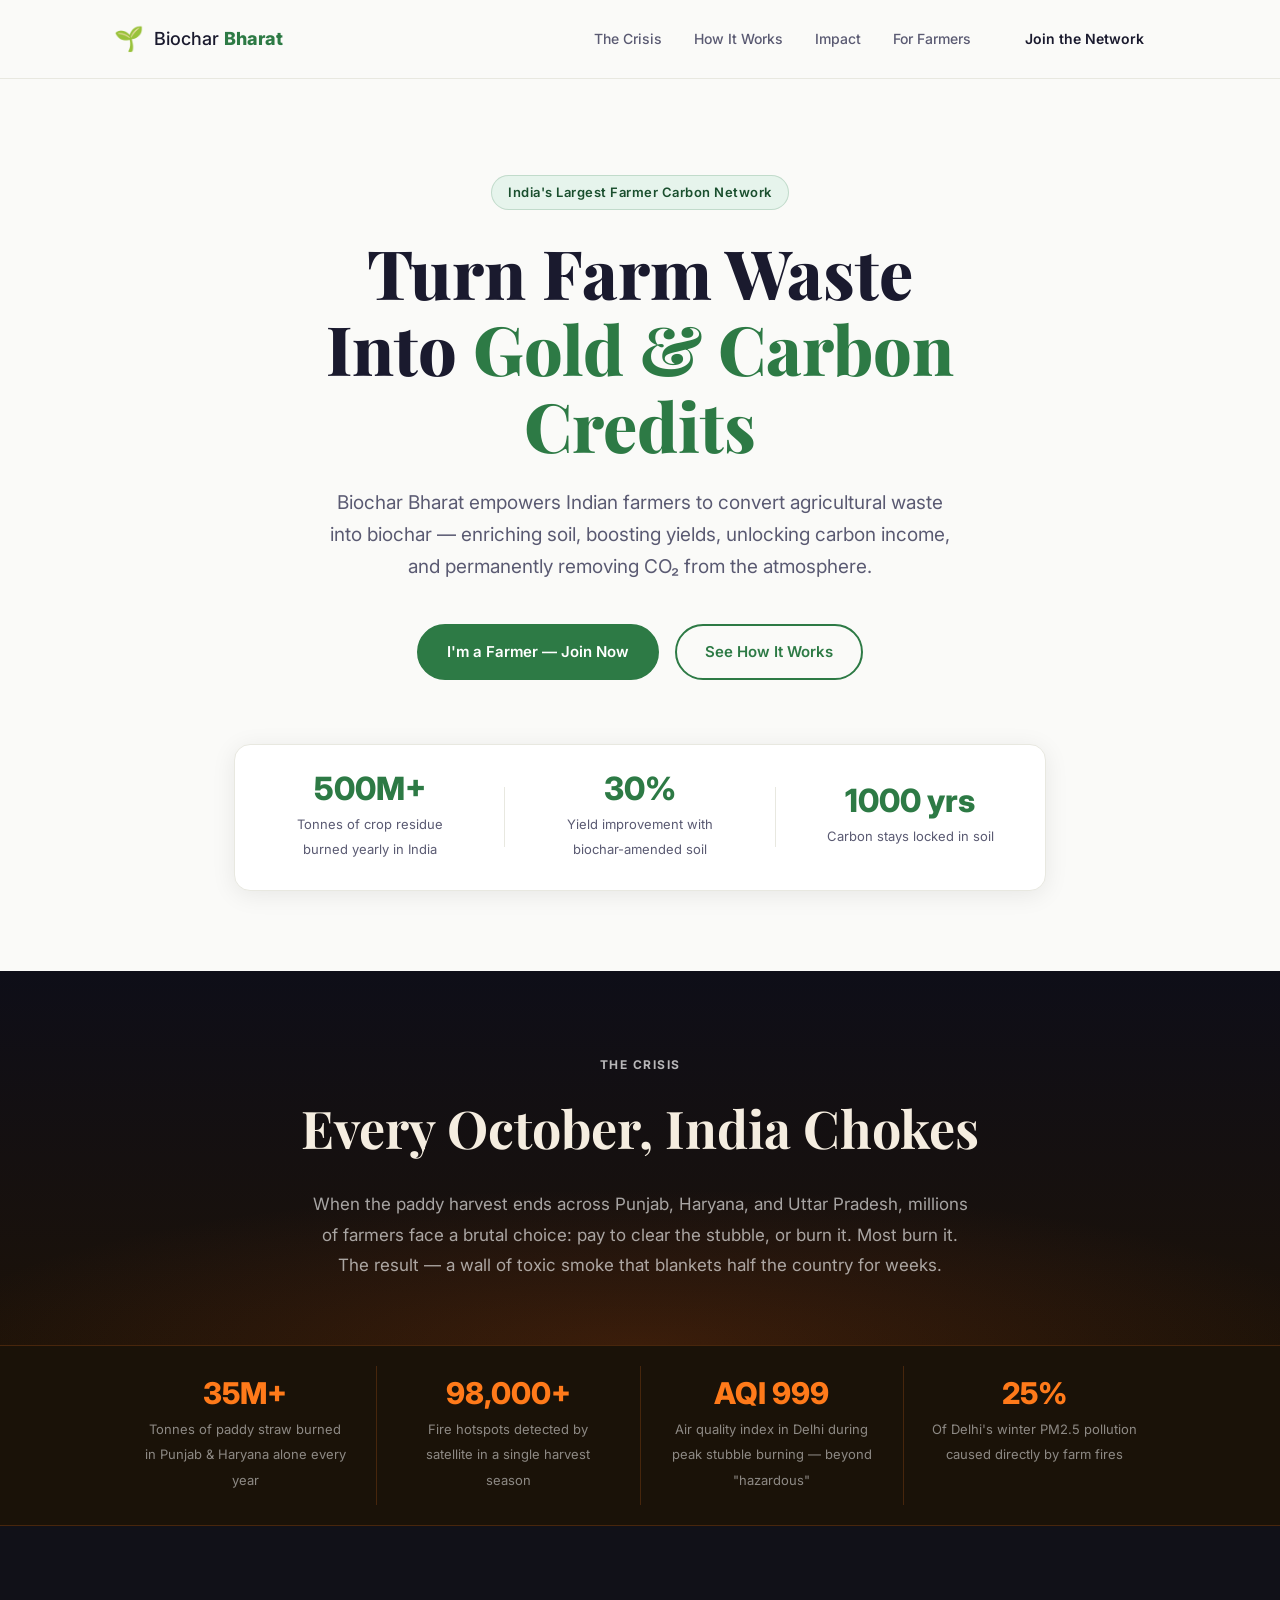
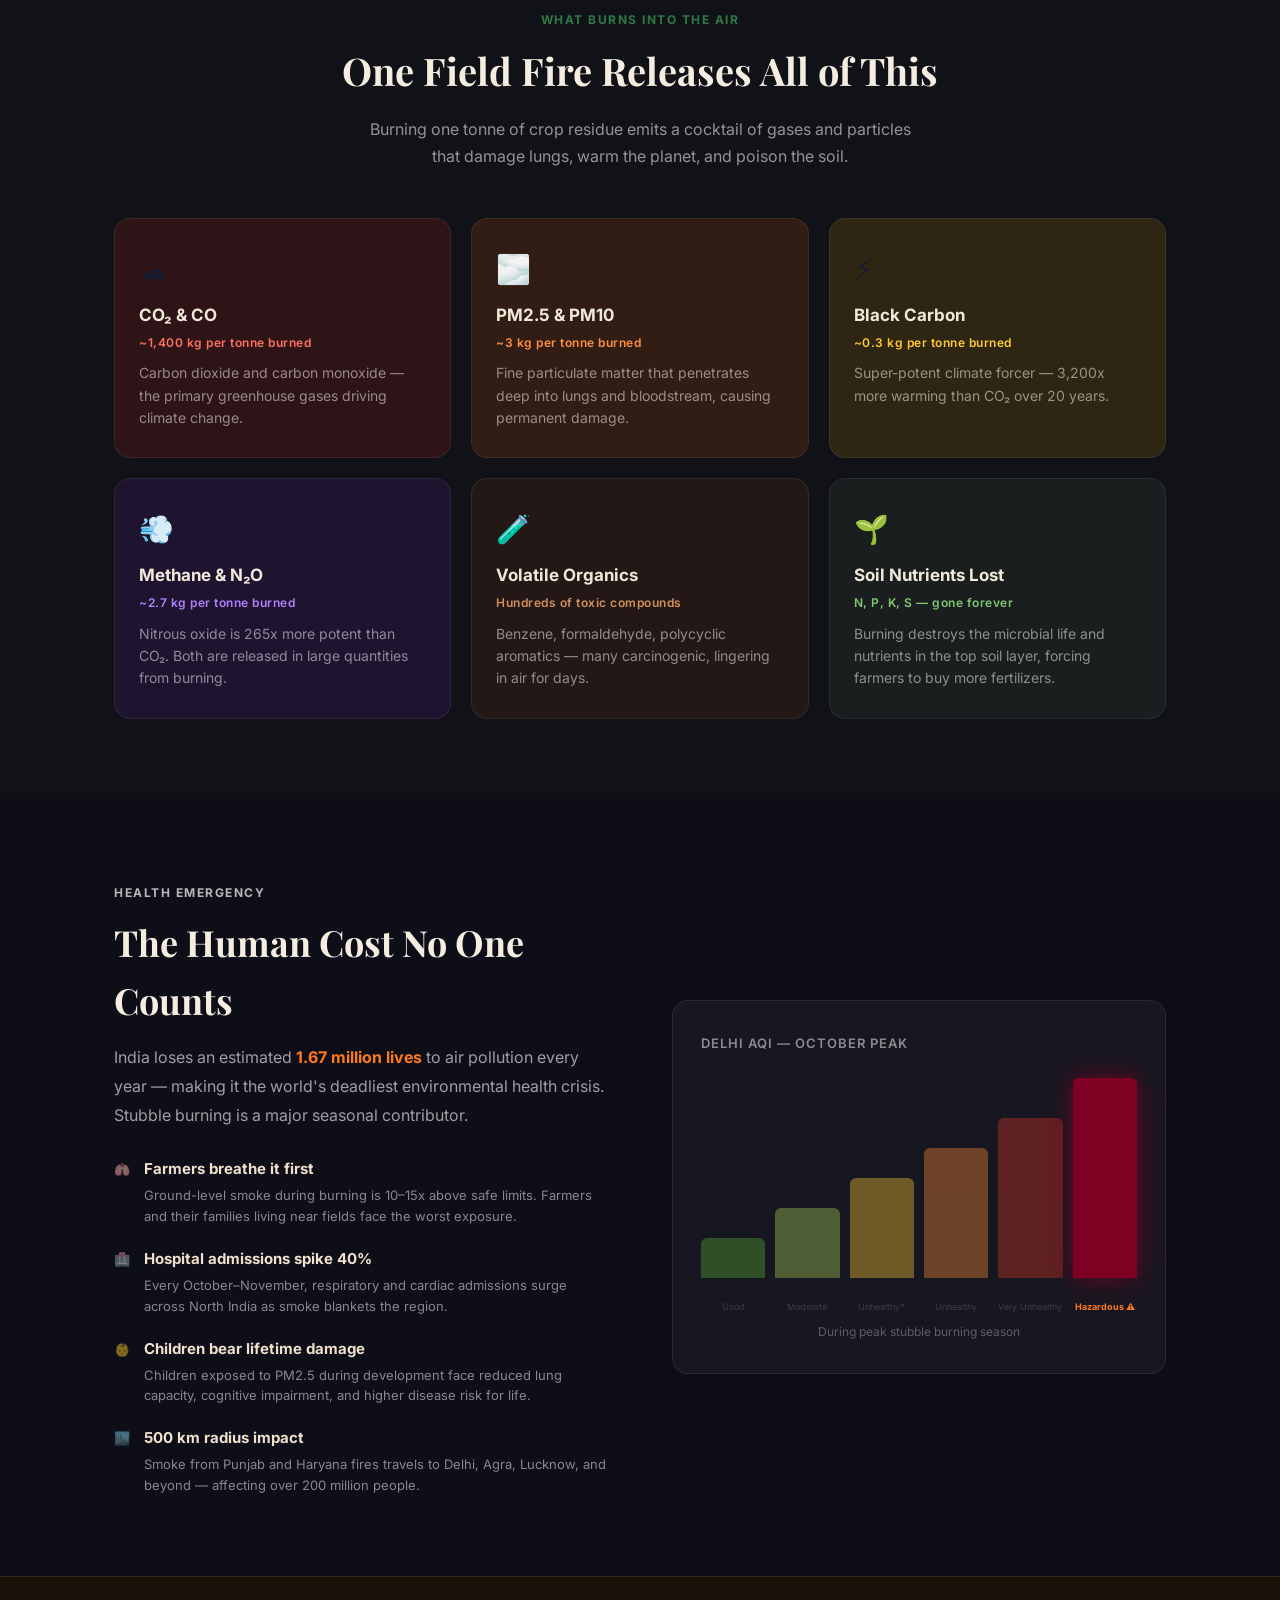
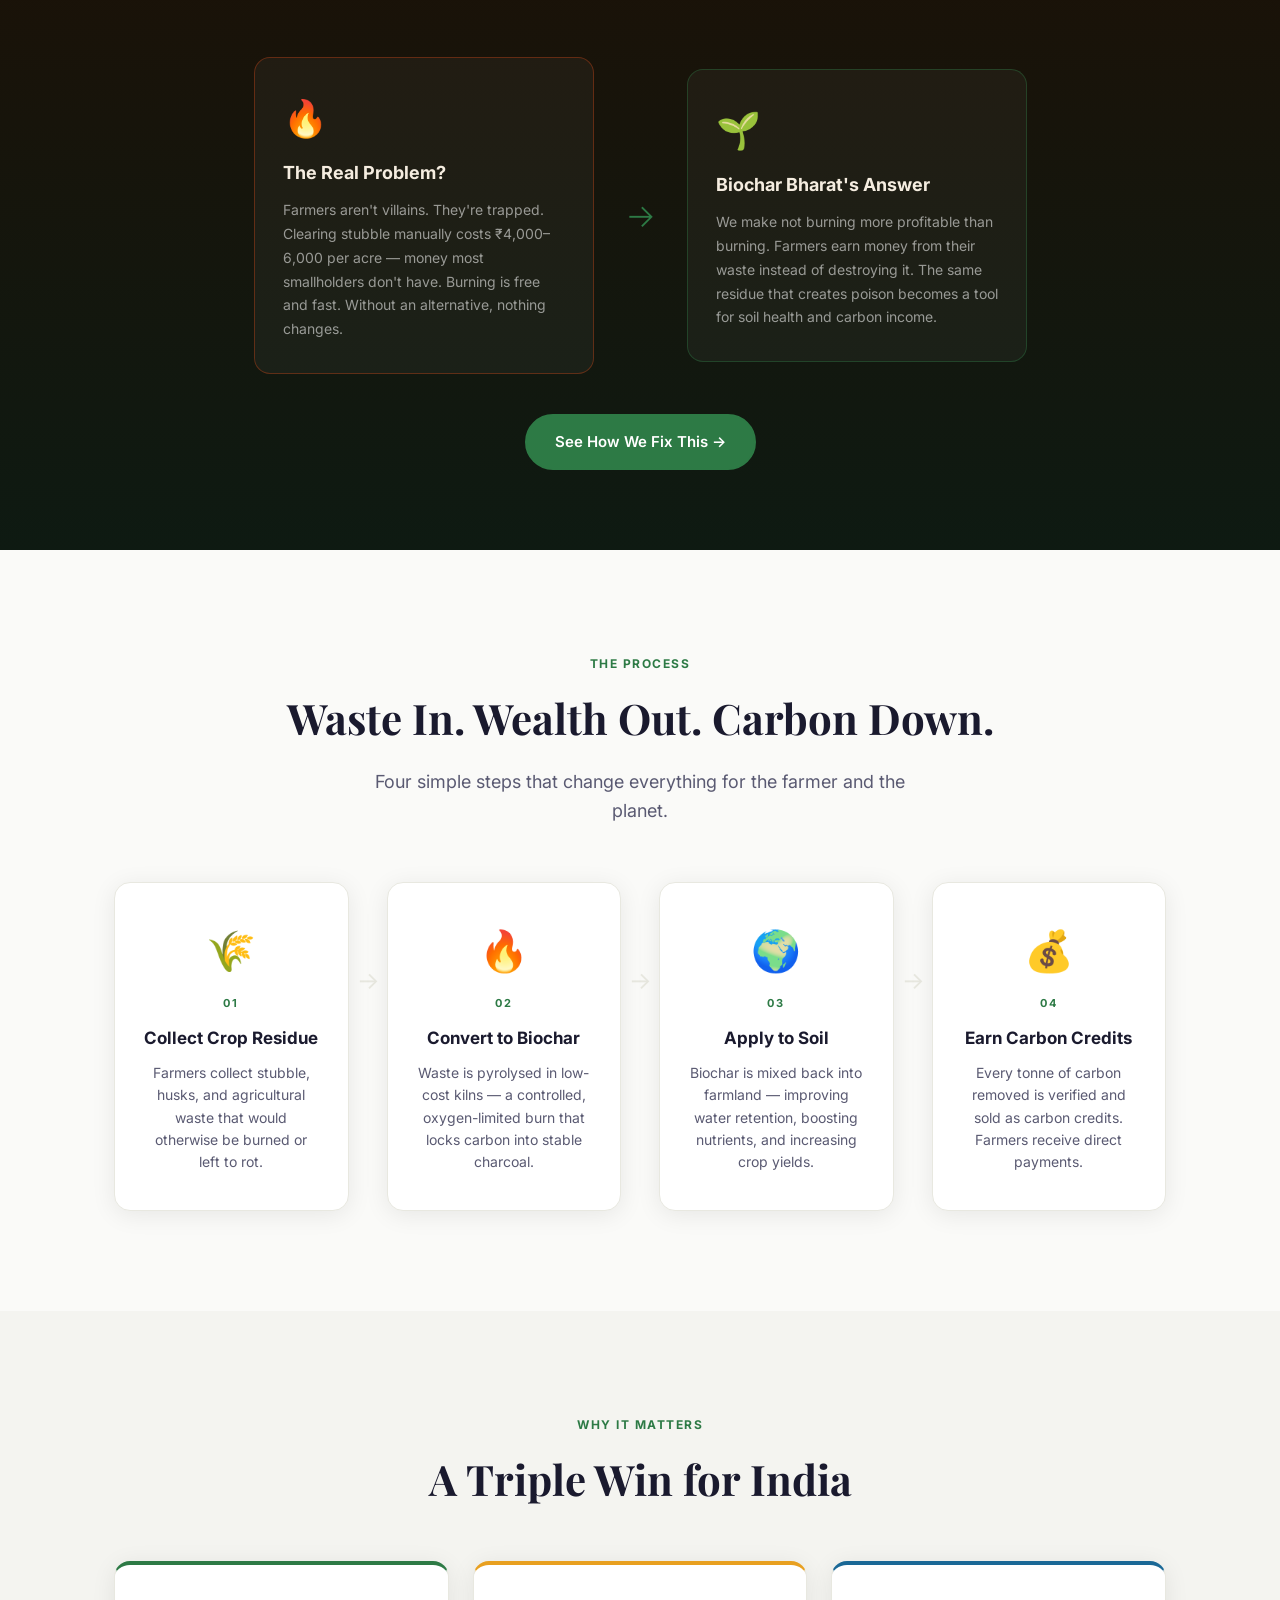
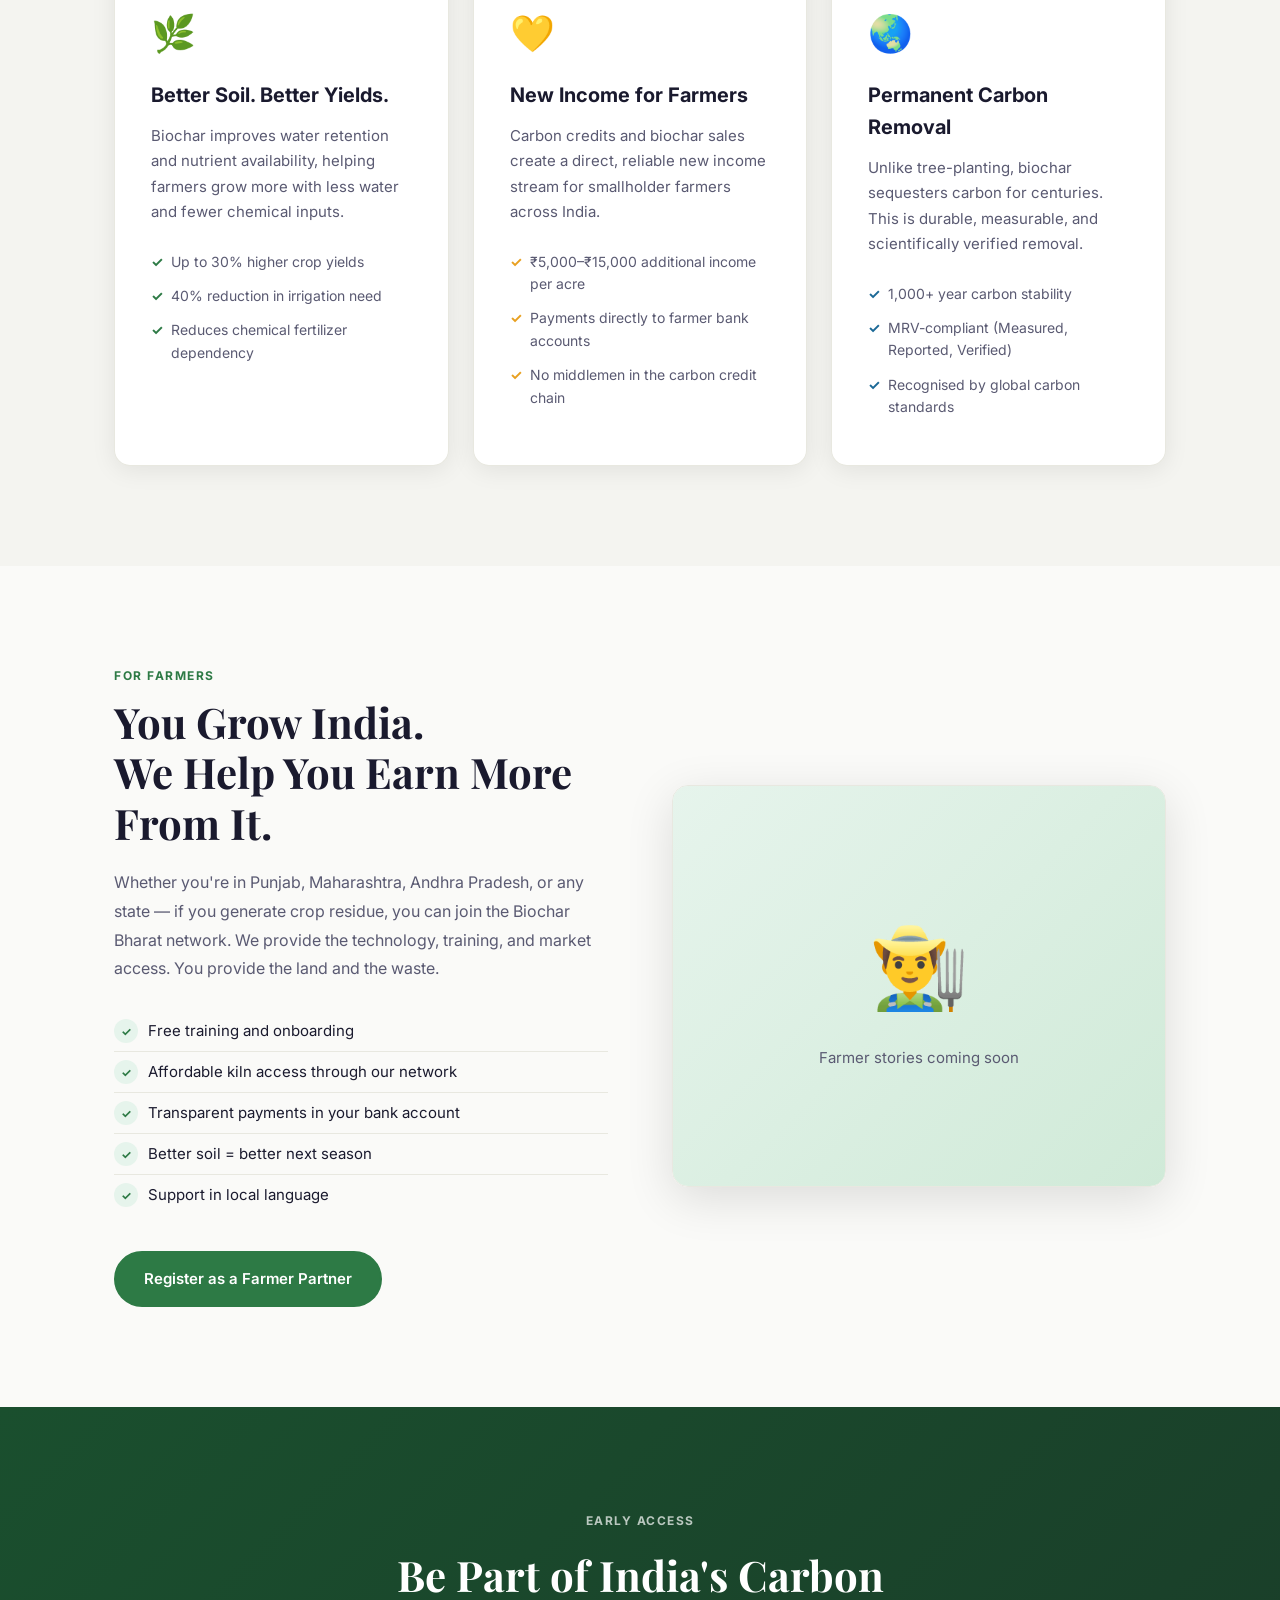
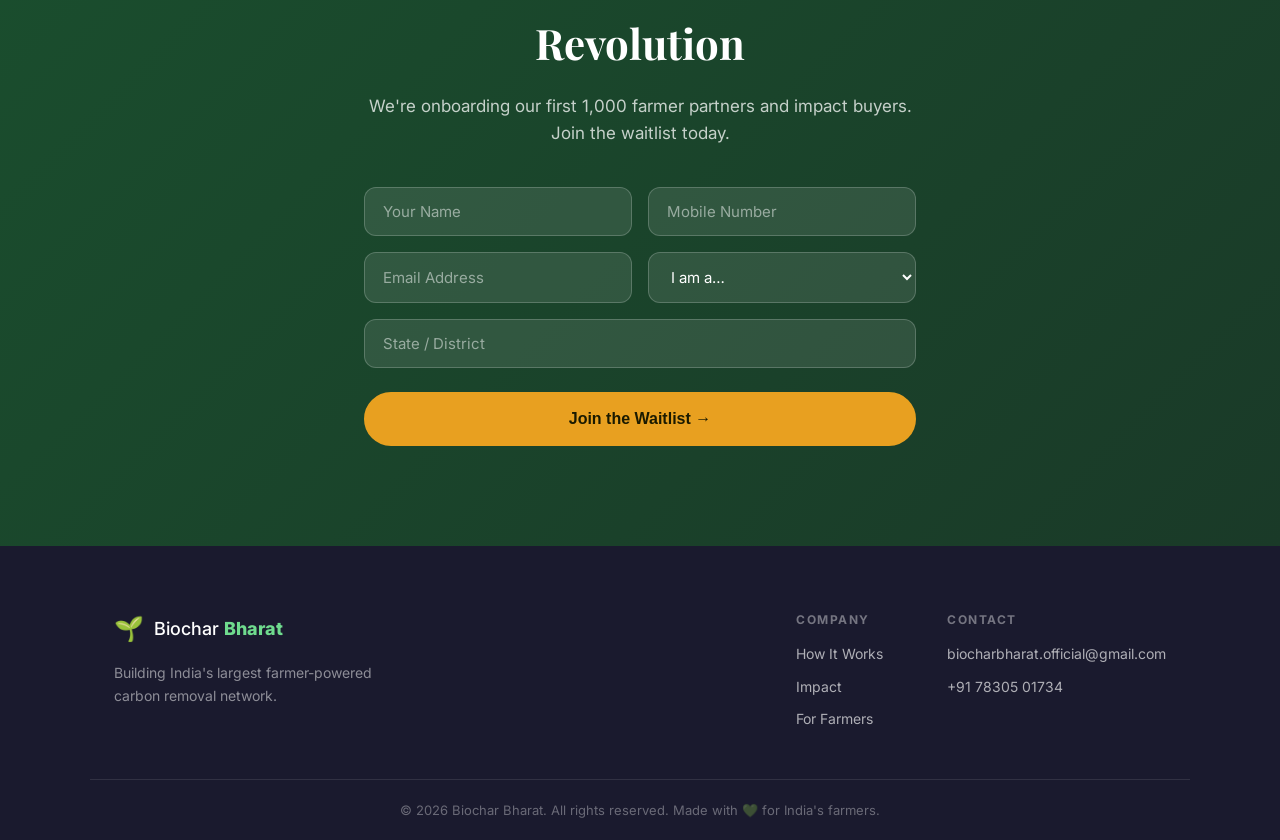
<file: index.html>
<!DOCTYPE html>
<html lang="en">
<head>
  <meta charset="UTF-8" />
  <meta name="viewport" content="width=device-width, initial-scale=1.0" />
  <title>Biochar Bharat — India's Farmer-Powered Carbon Removal Network</title>
  <meta name="description" content="Converting agricultural waste into biochar to improve soil health, increase farmer income, and remove carbon from the atmosphere across India." />
  <link rel="preconnect" href="https://fonts.googleapis.com" />
  <link rel="preconnect" href="https://fonts.gstatic.com" crossorigin />
  <link href="https://fonts.googleapis.com/css2?family=Inter:wght@400;500;600;700;800&family=Playfair+Display:wght@700;800&display=swap" rel="stylesheet" />
  <link rel="stylesheet" href="style.css" />
</head>
<body>

  <!-- NAV -->
  <nav>
    <div class="nav-inner">
      <a href="#" class="logo">
        <span class="logo-icon">🌱</span>
        <span>Biochar <strong>Bharat</strong></span>
      </a>
      <div class="nav-links">
        <a href="#pollution">The Crisis</a>
        <a href="#how">How It Works</a>
        <a href="#impact">Impact</a>
        <a href="#farmers">For Farmers</a>
        <a href="#join" class="btn btn-sm">Join the Network</a>
      </div>
      <button class="hamburger" id="hamburger" aria-label="Menu">&#9776;</button>
    </div>
    <div class="mobile-menu" id="mobileMenu">
      <a href="#pollution">The Crisis</a>
      <a href="#how">How It Works</a>
      <a href="#impact">Impact</a>
      <a href="#farmers">For Farmers</a>
      <a href="#join" class="btn btn-sm">Join the Network</a>
    </div>
  </nav>

  <!-- HERO -->
  <section class="hero">
    <div class="hero-badge">India's Largest Farmer Carbon Network</div>
    <h1>Turn Farm Waste<br/>Into <span class="highlight">Gold &amp; Carbon Credits</span></h1>
    <p class="hero-sub">
      Biochar Bharat empowers Indian farmers to convert agricultural waste into biochar —
      enriching soil, boosting yields, unlocking carbon income, and permanently removing CO₂ from the atmosphere.
    </p>
    <div class="hero-actions">
      <a href="#join" class="btn btn-primary">I'm a Farmer — Join Now</a>
      <a href="#how" class="btn btn-outline">See How It Works</a>
    </div>
    <div class="hero-stats">
      <div class="stat">
        <span class="stat-num">500M+</span>
        <span class="stat-label">Tonnes of crop residue burned yearly in India</span>
      </div>
      <div class="stat-div"></div>
      <div class="stat">
        <span class="stat-num">30%</span>
        <span class="stat-label">Yield improvement with biochar-amended soil</span>
      </div>
      <div class="stat-div"></div>
      <div class="stat">
        <span class="stat-num">1000 yrs</span>
        <span class="stat-label">Carbon stays locked in soil</span>
      </div>
    </div>
  </section>

  <!-- POLLUTION SECTION -->
  <section class="pollution" id="pollution">

    <!-- Dark intro banner -->
    <div class="pollution-banner">
      <div class="container">
        <div class="section-label light">The Crisis</div>
        <h2>Every October, India Chokes</h2>
        <p>
          When the paddy harvest ends across Punjab, Haryana, and Uttar Pradesh, millions of farmers face a brutal choice:
          pay to clear the stubble, or burn it. Most burn it. The result — a wall of toxic smoke that blankets
          half the country for weeks.
        </p>
      </div>
    </div>

    <!-- Pollution stats bar -->
    <div class="pollution-stats-bar">
      <div class="container">
        <div class="p-stats">
          <div class="p-stat">
            <span class="p-stat-num">35M+</span>
            <span class="p-stat-label">Tonnes of paddy straw burned in Punjab &amp; Haryana alone every year</span>
          </div>
          <div class="p-stat-div"></div>
          <div class="p-stat">
            <span class="p-stat-num">98,000+</span>
            <span class="p-stat-label">Fire hotspots detected by satellite in a single harvest season</span>
          </div>
          <div class="p-stat-div"></div>
          <div class="p-stat">
            <span class="p-stat-num">AQI 999</span>
            <span class="p-stat-label">Air quality index in Delhi during peak stubble burning — beyond "hazardous"</span>
          </div>
          <div class="p-stat-div"></div>
          <div class="p-stat">
            <span class="p-stat-num">25%</span>
            <span class="p-stat-label">Of Delhi's winter PM2.5 pollution caused directly by farm fires</span>
          </div>
        </div>
      </div>
    </div>

    <!-- What gets released -->
    <div class="pollution-gases">
      <div class="container">
        <div class="gases-header">
          <div class="section-label">What Burns Into the Air</div>
          <h3>One Field Fire Releases All of This</h3>
          <p>Burning one tonne of crop residue emits a cocktail of gases and particles that damage lungs, warm the planet, and poison the soil.</p>
        </div>
        <div class="gases-grid">
          <div class="gas-card gas-red">
            <div class="gas-icon">☁️</div>
            <div class="gas-name">CO₂ &amp; CO</div>
            <div class="gas-amount">~1,400 kg per tonne burned</div>
            <div class="gas-desc">Carbon dioxide and carbon monoxide — the primary greenhouse gases driving climate change.</div>
          </div>
          <div class="gas-card gas-orange">
            <div class="gas-icon">🌫️</div>
            <div class="gas-name">PM2.5 &amp; PM10</div>
            <div class="gas-amount">~3 kg per tonne burned</div>
            <div class="gas-desc">Fine particulate matter that penetrates deep into lungs and bloodstream, causing permanent damage.</div>
          </div>
          <div class="gas-card gas-yellow">
            <div class="gas-icon">⚡</div>
            <div class="gas-name">Black Carbon</div>
            <div class="gas-amount">~0.3 kg per tonne burned</div>
            <div class="gas-desc">Super-potent climate forcer — 3,200x more warming than CO₂ over 20 years.</div>
          </div>
          <div class="gas-card gas-purple">
            <div class="gas-icon">💨</div>
            <div class="gas-name">Methane &amp; N₂O</div>
            <div class="gas-amount">~2.7 kg per tonne burned</div>
            <div class="gas-desc">Nitrous oxide is 265x more potent than CO₂. Both are released in large quantities from burning.</div>
          </div>
          <div class="gas-card gas-brown">
            <div class="gas-icon">🧪</div>
            <div class="gas-name">Volatile Organics</div>
            <div class="gas-amount">Hundreds of toxic compounds</div>
            <div class="gas-desc">Benzene, formaldehyde, polycyclic aromatics — many carcinogenic, lingering in air for days.</div>
          </div>
          <div class="gas-card gas-gray">
            <div class="gas-icon">🌱</div>
            <div class="gas-name">Soil Nutrients Lost</div>
            <div class="gas-amount">N, P, K, S — gone forever</div>
            <div class="gas-desc">Burning destroys the microbial life and nutrients in the top soil layer, forcing farmers to buy more fertilizers.</div>
          </div>
        </div>
      </div>
    </div>

    <!-- Health impact timeline -->
    <div class="pollution-health">
      <div class="container">
        <div class="health-text">
          <div class="section-label light">Health Emergency</div>
          <h3>The Human Cost No One Counts</h3>
          <p>
            India loses an estimated <strong>1.67 million lives</strong> to air pollution every year —
            making it the world's deadliest environmental health crisis. Stubble burning is a major seasonal contributor.
          </p>
          <div class="health-facts">
            <div class="health-fact">
              <span class="hf-icon">🫁</span>
              <div>
                <strong>Farmers breathe it first</strong>
                <span>Ground-level smoke during burning is 10–15x above safe limits. Farmers and their families living near fields face the worst exposure.</span>
              </div>
            </div>
            <div class="health-fact">
              <span class="hf-icon">🏥</span>
              <div>
                <strong>Hospital admissions spike 40%</strong>
                <span>Every October–November, respiratory and cardiac admissions surge across North India as smoke blankets the region.</span>
              </div>
            </div>
            <div class="health-fact">
              <span class="hf-icon">👶</span>
              <div>
                <strong>Children bear lifetime damage</strong>
                <span>Children exposed to PM2.5 during development face reduced lung capacity, cognitive impairment, and higher disease risk for life.</span>
              </div>
            </div>
            <div class="health-fact">
              <span class="hf-icon">🏙️</span>
              <div>
                <strong>500 km radius impact</strong>
                <span>Smoke from Punjab and Haryana fires travels to Delhi, Agra, Lucknow, and beyond — affecting over 200 million people.</span>
              </div>
            </div>
          </div>
        </div>
        <div class="health-visual">
          <div class="aqi-display">
            <div class="aqi-label">Delhi AQI — October Peak</div>
            <div class="aqi-bars">
              <div class="aqi-bar" style="--h:20%; --c:#55a532;" data-label="Good" data-val="0–50"></div>
              <div class="aqi-bar" style="--h:35%; --c:#a3c853;" data-label="Moderate" data-val="51–100"></div>
              <div class="aqi-bar" style="--h:50%; --c:#f0c030;" data-label="Unhealthy*" data-val="101–150"></div>
              <div class="aqi-bar" style="--h:65%; --c:#ef8633;" data-label="Unhealthy" data-val="151–200"></div>
              <div class="aqi-bar" style="--h:80%; --c:#cc3328;" data-label="Very Unhealthy" data-val="201–300"></div>
              <div class="aqi-bar aqi-active" style="--h:100%; --c:#7e0023;" data-label="Hazardous ⚠" data-val="999+"></div>
            </div>
            <div class="aqi-note">During peak stubble burning season</div>
          </div>
        </div>
      </div>
    </div>

    <!-- Bridge to solution -->
    <div class="pollution-bridge">
      <div class="container">
        <div class="bridge-content">
          <div class="bridge-left">
            <span class="bridge-emoji">🔥</span>
            <h4>The Real Problem?</h4>
            <p>Farmers aren't villains. They're trapped. Clearing stubble manually costs ₹4,000–6,000 per acre — money most smallholders don't have. Burning is free and fast. Without an alternative, nothing changes.</p>
          </div>
          <div class="bridge-arrow">→</div>
          <div class="bridge-right">
            <span class="bridge-emoji">🌱</span>
            <h4>Biochar Bharat's Answer</h4>
            <p>We make not burning more profitable than burning. Farmers earn money from their waste instead of destroying it. The same residue that creates poison becomes a tool for soil health and carbon income.</p>
          </div>
        </div>
        <div class="bridge-cta">
          <a href="#how" class="btn btn-primary">See How We Fix This →</a>
        </div>
      </div>
    </div>

  </section>

  <!-- HOW IT WORKS -->
  <section class="how" id="how">
    <div class="container">
      <div class="section-label">The Process</div>
      <h2>Waste In. Wealth Out. Carbon Down.</h2>
      <p class="section-sub">Four simple steps that change everything for the farmer and the planet.</p>
      <div class="steps">
        <div class="step">
          <div class="step-icon">🌾</div>
          <div class="step-num">01</div>
          <h3>Collect Crop Residue</h3>
          <p>Farmers collect stubble, husks, and agricultural waste that would otherwise be burned or left to rot.</p>
        </div>
        <div class="step-arrow">→</div>
        <div class="step">
          <div class="step-icon">🔥</div>
          <div class="step-num">02</div>
          <h3>Convert to Biochar</h3>
          <p>Waste is pyrolysed in low-cost kilns — a controlled, oxygen-limited burn that locks carbon into stable charcoal.</p>
        </div>
        <div class="step-arrow">→</div>
        <div class="step">
          <div class="step-icon">🌍</div>
          <div class="step-num">03</div>
          <h3>Apply to Soil</h3>
          <p>Biochar is mixed back into farmland — improving water retention, boosting nutrients, and increasing crop yields.</p>
        </div>
        <div class="step-arrow">→</div>
        <div class="step">
          <div class="step-icon">💰</div>
          <div class="step-num">04</div>
          <h3>Earn Carbon Credits</h3>
          <p>Every tonne of carbon removed is verified and sold as carbon credits. Farmers receive direct payments.</p>
        </div>
      </div>
    </div>
  </section>

  <!-- IMPACT -->
  <section class="impact" id="impact">
    <div class="container">
      <div class="section-label">Why It Matters</div>
      <h2>A Triple Win for India</h2>
      <div class="impact-grid">
        <div class="impact-card impact-green">
          <div class="impact-icon">🌿</div>
          <h3>Better Soil. Better Yields.</h3>
          <p>Biochar improves water retention and nutrient availability, helping farmers grow more with less water and fewer chemical inputs.</p>
          <ul>
            <li>Up to 30% higher crop yields</li>
            <li>40% reduction in irrigation need</li>
            <li>Reduces chemical fertilizer dependency</li>
          </ul>
        </div>
        <div class="impact-card impact-gold">
          <div class="impact-icon">💛</div>
          <h3>New Income for Farmers</h3>
          <p>Carbon credits and biochar sales create a direct, reliable new income stream for smallholder farmers across India.</p>
          <ul>
            <li>₹5,000–₹15,000 additional income per acre</li>
            <li>Payments directly to farmer bank accounts</li>
            <li>No middlemen in the carbon credit chain</li>
          </ul>
        </div>
        <div class="impact-card impact-blue">
          <div class="impact-icon">🌏</div>
          <h3>Permanent Carbon Removal</h3>
          <p>Unlike tree-planting, biochar sequesters carbon for centuries. This is durable, measurable, and scientifically verified removal.</p>
          <ul>
            <li>1,000+ year carbon stability</li>
            <li>MRV-compliant (Measured, Reported, Verified)</li>
            <li>Recognised by global carbon standards</li>
          </ul>
        </div>
      </div>
    </div>
  </section>

  <!-- FARMERS SECTION -->
  <section class="farmers" id="farmers">
    <div class="container farmers-inner">
      <div class="farmers-text">
        <div class="section-label">For Farmers</div>
        <h2>You Grow India.<br/>We Help You Earn More From It.</h2>
        <p>
          Whether you're in Punjab, Maharashtra, Andhra Pradesh, or any state — if you generate crop residue,
          you can join the Biochar Bharat network. We provide the technology, training, and market access.
          You provide the land and the waste.
        </p>
        <ul class="farmer-benefits">
          <li><span class="check">✓</span> Free training and onboarding</li>
          <li><span class="check">✓</span> Affordable kiln access through our network</li>
          <li><span class="check">✓</span> Transparent payments in your bank account</li>
          <li><span class="check">✓</span> Better soil = better next season</li>
          <li><span class="check">✓</span> Support in local language</li>
        </ul>
        <a href="#join" class="btn btn-primary">Register as a Farmer Partner</a>
      </div>
      <div class="farmers-image">
        <div class="image-card">
          <div class="image-placeholder">
            <span class="big-emoji">👨‍🌾</span>
            <p>Farmer stories coming soon</p>
          </div>
        </div>
      </div>
    </div>
  </section>

  <!-- JOIN / WAITLIST -->
  <section class="join" id="join">
    <div class="container join-inner">
      <div class="section-label light">Early Access</div>
      <h2>Be Part of India's Carbon Revolution</h2>
      <p>We're onboarding our first 1,000 farmer partners and impact buyers. Join the waitlist today.</p>
      <form class="join-form" id="joinForm">
        <div class="form-row">
          <input type="text" name="name" placeholder="Your Name" required />
          <input type="tel" name="phone" placeholder="Mobile Number" required />
        </div>
        <div class="form-row">
          <input type="email" name="email" placeholder="Email Address" required />
          <select name="role" required>
            <option value="" disabled selected>I am a…</option>
            <option value="farmer">Farmer</option>
            <option value="fpo">FPO / Farmer Group</option>
            <option value="buyer">Carbon Credit Buyer</option>
            <option value="investor">Investor / Funder</option>
            <option value="ngo">NGO / Government</option>
            <option value="other">Other</option>
          </select>
        </div>
        <input type="text" name="state" placeholder="State / District" required />
        <button type="submit" class="btn btn-primary btn-full">Join the Waitlist →</button>
      </form>
      <div class="join-success" id="joinSuccess" style="display:none;">
        <span class="big-emoji">🎉</span>
        <h3>You're on the list!</h3>
        <p>We'll be in touch soon. Together, let's make India's fields greener and farmers richer.</p>
      </div>
    </div>
  </section>

  <!-- FOOTER -->
  <footer>
    <div class="container footer-inner">
      <div class="footer-brand">
        <a href="#" class="logo">
          <span class="logo-icon">🌱</span>
          <span>Biochar <strong>Bharat</strong></span>
        </a>
        <p>Building India's largest farmer-powered<br/>carbon removal network.</p>
      </div>
      <div class="footer-links">
        <div>
          <h4>Company</h4>
          <a href="#how">How It Works</a>
          <a href="#impact">Impact</a>
          <a href="#farmers">For Farmers</a>
        </div>
        <div>
          <h4>Contact</h4>
          <a href="mailto:biocharbharat.official@gmail.com">biocharbharat.official@gmail.com</a>
          <a href="tel:+917830501734">+91 78305 01734</a>
        </div>
      </div>
    </div>
    <div class="footer-bottom">
      <p>© 2026 Biochar Bharat. All rights reserved. Made with 💚 for India's farmers.</p>
    </div>
  </footer>

  <script src="main.js"></script>
</body>
</html>
</file>
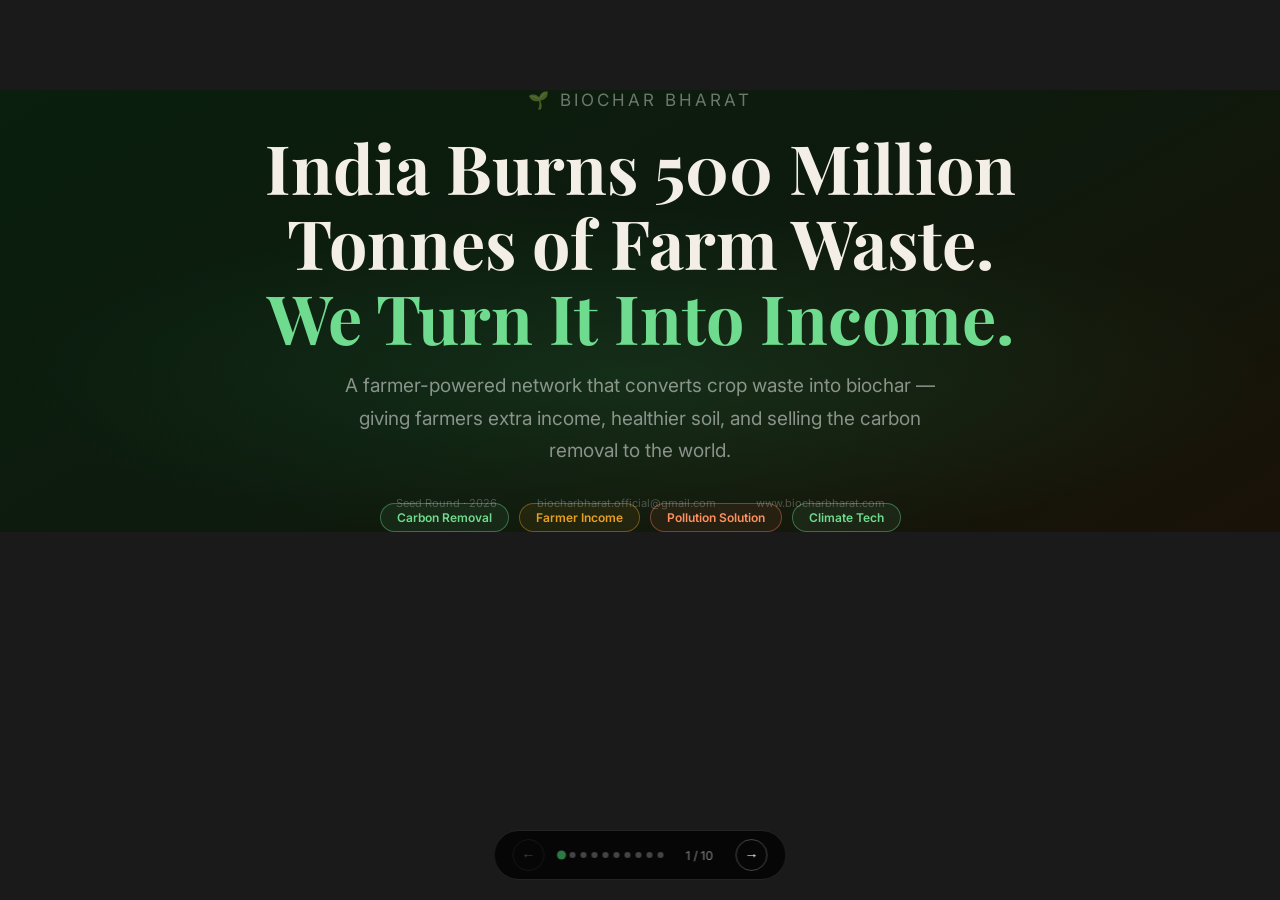
<file: pitch.html>
<!DOCTYPE html>
<html lang="en">
<head>
  <meta charset="UTF-8"/>
  <meta name="viewport" content="width=device-width, initial-scale=1.0"/>
  <title>Biochar Bharat — Pitch Deck</title>
  <link href="https://fonts.googleapis.com/css2?family=Inter:wght@400;500;600;700;800;900&family=Playfair+Display:wght@700;800&display=swap" rel="stylesheet"/>
  <style>
    *,*::before,*::after{box-sizing:border-box;margin:0;padding:0}
    :root{
      --green:#2d7a45; --green-d:#1a4f2e; --green-l:#e6f4ec;
      --gold:#e8a020; --red:#d63031; --smoke:#636e72;
      --dark:#0d0d0d; --off:#f7f7f4; --white:#ffffff;
      --text:#111; --muted:#555;
    }
    html,body{height:100%;background:#1a1a1a;font-family:'Inter',sans-serif;overflow:hidden}

    /* ── SHELL ── */
    #deck{width:100vw;height:100vh;display:flex;align-items:center;justify-content:center}
    .wrap{
      width:min(100vw, calc(100vh * 16/9));
      height:min(100vh, calc(100vw * 9/16));
      position:relative;
    }
    .slide{position:absolute;inset:0;display:none;flex-direction:column}
    .slide.active{display:flex}

    /* ── NAV ── */
    #nav{
      position:fixed;bottom:20px;left:50%;transform:translateX(-50%);
      display:flex;align-items:center;gap:14px;
      background:rgba(0,0,0,0.75);backdrop-filter:blur(10px);
      padding:8px 18px;border-radius:50px;z-index:999;
      border:1px solid rgba(255,255,255,0.12);
    }
    #nav button{
      background:none;border:1px solid rgba(255,255,255,0.25);color:#fff;
      width:32px;height:32px;border-radius:50%;cursor:pointer;font-size:14px;
      display:flex;align-items:center;justify-content:center;transition:.2s;
    }
    #nav button:hover{background:rgba(255,255,255,0.15)}
    #nav button:disabled{opacity:.25;cursor:default}
    #ctr{color:rgba(255,255,255,0.5);font-size:12px;min-width:44px;text-align:center}
    .dots{display:flex;gap:5px}
    .dot{width:6px;height:6px;border-radius:50%;background:rgba(255,255,255,0.25);cursor:pointer;transition:.2s}
    .dot.on{background:var(--green);transform:scale(1.5)}

    /* ══════════════════════════════════════
       SHARED LAYOUT HELPERS
    ══════════════════════════════════════ */
    .pad{padding:clamp(28px,4.5vw,56px)}
    .chip{
      display:inline-block;font-size:11px;font-weight:700;letter-spacing:2px;
      text-transform:uppercase;padding:5px 14px;border-radius:50px;margin-bottom:14px;
    }
    .chip-green{background:var(--green-l);color:var(--green-d)}
    .chip-red{background:#ffeaea;color:#b71c1c}
    .chip-gold{background:#fff8e1;color:#795800}
    .chip-dark{background:rgba(255,255,255,0.1);color:rgba(255,255,255,0.7)}
    h1,h2,h3{line-height:1.1}

    /* ══════════════════════════════════════
       SLIDE 1 — COVER
    ══════════════════════════════════════ */
    #s1{
      background:linear-gradient(150deg,#0a1f0e 0%,#0d1a0d 50%,#1a1208 100%);
      align-items:center;justify-content:center;text-align:center;
      position:relative;overflow:hidden;
    }
    #s1::before{
      content:'';position:absolute;inset:0;
      background:radial-gradient(ellipse 70% 55% at 50% 65%,rgba(45,122,69,.22) 0%,transparent 70%);
    }
    #s1 .c-logo{font-size:clamp(12px,1.6vw,17px);color:rgba(255,255,255,.4);letter-spacing:3px;text-transform:uppercase;margin-bottom:20px;position:relative}
    #s1 h1{
      font-family:'Playfair Display',serif;
      font-size:clamp(32px,5.5vw,68px);
      color:#f4efe6;margin-bottom:16px;position:relative;
    }
    #s1 h1 em{color:#6fdb8e;font-style:normal}
    #s1 .c-sub{font-size:clamp(13px,1.7vw,19px);color:rgba(255,255,255,.5);max-width:600px;line-height:1.7;margin-bottom:36px;position:relative}
    .c-tags{display:flex;gap:10px;justify-content:center;flex-wrap:wrap;position:relative}
    .c-tag{padding:6px 16px;border-radius:50px;font-size:12px;font-weight:600;border:1px solid}
    .ct-g{border-color:rgba(111,219,142,.4);color:#6fdb8e;background:rgba(111,219,142,.08)}
    .ct-o{border-color:rgba(232,160,32,.4);color:#e8a020;background:rgba(232,160,32,.08)}
    .ct-r{border-color:rgba(255,120,80,.4);color:#ff9060;background:rgba(255,120,80,.08)}
    #s1 .c-footer{
      position:absolute;bottom:22px;left:0;right:0;
      display:flex;justify-content:center;gap:40px;
    }
    #s1 .c-footer span{font-size:11px;color:rgba(255,255,255,.25)}

    /* ══════════════════════════════════════
       SLIDE 2 — THE PROBLEM (visual)
    ══════════════════════════════════════ */
    #s2{background:#fff}
    #s2 .s2-top{
      background:linear-gradient(135deg,#1a0a00,#2d1200);
      color:#fff;flex:1;
      display:flex;flex-direction:column;justify-content:center;
      padding:clamp(24px,4vw,52px);
    }
    #s2 h2{font-size:clamp(22px,3.5vw,46px);color:#f5ede0;margin-bottom:10px}
    #s2 .s2-desc{font-size:clamp(12px,1.4vw,16px);color:rgba(255,255,255,.55);max-width:600px;line-height:1.7;margin-bottom:28px}
    .fire-stats{display:flex;gap:clamp(12px,2vw,28px);flex-wrap:wrap}
    .fstat{background:rgba(255,255,255,.06);border:1px solid rgba(255,120,30,.25);border-radius:14px;padding:clamp(12px,1.8vw,22px) clamp(14px,2vw,28px)}
    .fstat .fn{font-size:clamp(24px,3.5vw,44px);font-weight:900;color:#ff7a30;line-height:1}
    .fstat .fl{font-size:clamp(10px,1.1vw,13px);color:rgba(255,255,255,.45);margin-top:4px;line-height:1.4}
    #s2 .s2-bot{
      background:#fff5f0;
      padding:clamp(14px,2vw,24px) clamp(24px,4vw,52px);
      display:flex;align-items:center;gap:20px;
    }
    #s2 .s2-bot .b-icon{font-size:clamp(28px,3.5vw,44px);flex-shrink:0}
    #s2 .s2-bot p{font-size:clamp(12px,1.3vw,16px);color:#5a2020;line-height:1.6}
    #s2 .s2-bot strong{color:#c0392b}

    /* ══════════════════════════════════════
       SLIDE 3 — WHY FARMERS BURN
    ══════════════════════════════════════ */
    #s3{background:var(--off);padding:clamp(28px,4.5vw,56px)}
    #s3 h2{font-size:clamp(22px,3.5vw,46px);color:var(--text);margin-bottom:8px}
    #s3 .s3-sub{font-size:clamp(12px,1.4vw,16px);color:var(--muted);margin-bottom:28px}
    .trap-grid{display:grid;grid-template-columns:repeat(3,1fr);gap:clamp(10px,1.5vw,20px);margin-bottom:20px}
    .trap-card{
      border-radius:16px;padding:clamp(16px,2vw,28px);
      border:2px solid;position:relative;overflow:hidden;
    }
    .trap-card .tc-icon{font-size:clamp(28px,3.5vw,44px);margin-bottom:10px}
    .trap-card h4{font-size:clamp(13px,1.5vw,18px);font-weight:800;margin-bottom:6px}
    .trap-card p{font-size:clamp(11px,1.1vw,14px);line-height:1.6}
    .tc-red{background:#fff5f5;border-color:#ffcdd2}
    .tc-red h4{color:#c62828} .tc-red p{color:#7f3030}
    .tc-amber{background:#fff8e1;border-color:#ffe082}
    .tc-amber h4{color:#e65100} .tc-amber p{color:#7f4000}
    .tc-blue{background:#e8f4fd;border-color:#b3d9f5}
    .tc-blue h4{color:#1a5276} .tc-blue p{color:#2e6da4}
    .trap-result{
      background:var(--dark);color:#fff;border-radius:14px;
      padding:clamp(14px,1.8vw,22px) clamp(20px,2.5vw,32px);
      display:flex;align-items:center;gap:16px;
    }
    .trap-result .tr-icon{font-size:clamp(24px,3vw,38px);flex-shrink:0}
    .trap-result p{font-size:clamp(12px,1.3vw,16px);line-height:1.6}
    .trap-result strong{color:#ff9060}

    /* ══════════════════════════════════════
       SLIDE 4 — THE SOLUTION (cycle)
    ══════════════════════════════════════ */
    #s4{background:#fff;padding:clamp(28px,4vw,52px)}
    #s4 h2{font-size:clamp(22px,3.5vw,44px);color:var(--text);margin-bottom:6px}
    #s4 .s4-sub{font-size:clamp(12px,1.4vw,16px);color:var(--muted);margin-bottom:24px}
    .cycle{display:flex;align-items:center;gap:0;flex:1}
    .cstep{
      flex:1;background:var(--off);border-radius:16px;
      border:1.5px solid #e0e0d8;
      padding:clamp(14px,2vw,28px) clamp(12px,1.8vw,24px);
      display:flex;flex-direction:column;gap:8px;align-items:center;
      text-align:center;height:100%;
    }
    .cstep .cs-icon{
      width:clamp(44px,6vw,72px);height:clamp(44px,6vw,72px);
      border-radius:50%;display:flex;align-items:center;justify-content:center;
      font-size:clamp(20px,2.8vw,32px);margin-bottom:4px;flex-shrink:0;
    }
    .cstep h4{font-size:clamp(13px,1.4vw,17px);font-weight:800;color:var(--text)}
    .cstep p{font-size:clamp(10px,1.1vw,13px);color:var(--muted);line-height:1.6}
    .cstep .cs-gain{
      margin-top:auto;padding:6px 12px;border-radius:50px;
      font-size:clamp(10px,1vw,12px);font-weight:700;
    }
    .cs1 .cs-icon{background:#fff3e0} .cs1 .cs-gain{background:#fff3e0;color:#e65100}
    .cs2 .cs-icon{background:#fce4ec} .cs2 .cs-gain{background:#fce4ec;color:#c62828}
    .cs3 .cs-icon{background:var(--green-l)} .cs3 .cs-gain{background:var(--green-l);color:var(--green-d)}
    .cs4 .cs-icon{background:#fff8e1} .cs4 .cs-gain{background:#fff8e1;color:#795800}
    .carr{font-size:clamp(18px,2.5vw,28px);color:#ccc;flex-shrink:0;padding:0 clamp(4px,0.8vw,12px)}

    /* ══════════════════════════════════════
       SLIDE 5 — THE 3 WINS
    ══════════════════════════════════════ */
    #s5{background:#fff;padding:clamp(28px,4vw,52px)}
    #s5 h2{font-size:clamp(22px,3.5vw,44px);color:var(--text);margin-bottom:6px}
    #s5 .s5-sub{font-size:clamp(12px,1.4vw,16px);color:var(--muted);margin-bottom:24px}
    .wins{display:grid;grid-template-columns:repeat(3,1fr);gap:clamp(12px,1.8vw,24px);flex:1}
    .win{border-radius:20px;padding:clamp(20px,2.5vw,36px);display:flex;flex-direction:column;gap:10px}
    .win .w-icon{font-size:clamp(32px,4.5vw,56px)}
    .win h3{font-size:clamp(16px,2vw,26px);font-weight:800;line-height:1.2}
    .win .w-num{font-size:clamp(28px,4vw,52px);font-weight:900;line-height:1}
    .win .w-num-label{font-size:clamp(11px,1.2vw,14px);font-weight:500;margin-top:-4px}
    .win p{font-size:clamp(11px,1.2vw,14px);line-height:1.7;margin-top:4px}
    .w-farmer{background:linear-gradient(135deg,#fff8e1,#fdedb0)}
    .w-farmer h3,.w-farmer .w-num{color:#7a4f00}
    .w-farmer .w-num-label{color:#a06010}
    .w-farmer p{color:#5a3a00}
    .w-soil{background:linear-gradient(135deg,#e8f5e9,#c8e6c9)}
    .w-soil h3,.w-soil .w-num{color:#1b5e20}
    .w-soil .w-num-label{color:#2e7d32}
    .w-soil p{color:#1a4020}
    .w-carbon{background:linear-gradient(135deg,#e3f2fd,#bbdefb)}
    .w-carbon h3,.w-carbon .w-num{color:#0d47a1}
    .w-carbon .w-num-label{color:#1565c0}
    .w-carbon p{color:#0a3060}

    /* ══════════════════════════════════════
       SLIDE 6 — HOW YOU EARN (money flow)
    ══════════════════════════════════════ */
    #s6{background:var(--off);padding:clamp(28px,4vw,52px)}
    #s6 h2{font-size:clamp(22px,3.5vw,44px);color:var(--text);margin-bottom:6px}
    #s6 .s6-sub{font-size:clamp(12px,1.4vw,16px);color:var(--muted);margin-bottom:24px}
    .flow{display:flex;align-items:center;gap:0;margin-bottom:clamp(14px,2vw,24px)}
    .fbox{
      flex:1;background:#fff;border-radius:14px;border:1.5px solid #e0e0d8;
      padding:clamp(12px,1.8vw,22px);text-align:center;
    }
    .fbox .fb-icon{font-size:clamp(24px,3.2vw,40px);margin-bottom:6px}
    .fbox h5{font-size:clamp(12px,1.3vw,16px);font-weight:800;color:var(--text);margin-bottom:4px}
    .fbox p{font-size:clamp(10px,1vw,13px);color:var(--muted)}
    .farr{font-size:clamp(16px,2.2vw,28px);color:#ccc;flex-shrink:0;padding:0 clamp(4px,0.8vw,10px)}
    .rev-cards{display:grid;grid-template-columns:repeat(3,1fr);gap:clamp(10px,1.5vw,18px)}
    .rcard{border-radius:14px;padding:clamp(12px,1.8vw,22px);border-left:4px solid}
    .rcard h5{font-size:clamp(12px,1.3vw,16px);font-weight:800;margin-bottom:4px}
    .rcard .r-when{font-size:clamp(10px,1vw,12px);font-weight:600;padding:3px 10px;border-radius:50px;display:inline-block;margin-bottom:6px}
    .rcard p{font-size:clamp(10px,1.1vw,13px);line-height:1.6}
    .rcard .r-amount{font-size:clamp(14px,1.6vw,20px);font-weight:800;margin-top:8px}
    .rc1{background:#fff8e1;border-color:var(--gold)} .rc1 h5,.rc1 .r-amount{color:#7a4f00} .rc1 .r-when{background:#ffe082;color:#7a4f00} .rc1 p{color:#8a5f00}
    .rc2{background:#e8f5e9;border-color:var(--green)} .rc2 h5,.rc2 .r-amount{color:#1b5e20} .rc2 .r-when{background:#c8e6c9;color:#1b5e20} .rc2 p{color:#2a6030}
    .rc3{background:#e3f2fd;border-color:#1976d2} .rc3 h5,.rc3 .r-amount{color:#0d47a1} .rc3 .r-when{background:#bbdefb;color:#0d47a1} .rc3 p{color:#1a4a80}

    /* ══════════════════════════════════════
       SLIDE 7 — MARKET SIZE
    ══════════════════════════════════════ */
    #s7{
      background:linear-gradient(150deg,#0a1f0e,#0d1a10);
      padding:clamp(28px,4vw,52px);color:#fff;
    }
    #s7 h2{font-size:clamp(22px,3.5vw,44px);color:#f5ede0;margin-bottom:6px}
    #s7 .s7-sub{font-size:clamp(12px,1.4vw,16px);color:rgba(255,255,255,.5);margin-bottom:28px}
    .market-circles{display:flex;align-items:center;justify-content:center;gap:clamp(20px,3vw,40px);flex:1}
    .mcircle{
      border-radius:50%;display:flex;flex-direction:column;align-items:center;justify-content:center;
      text-align:center;position:relative;
    }
    .mc1{
      width:clamp(200px,28vw,340px);height:clamp(200px,28vw,340px);
      background:rgba(232,160,32,.15);border:2px solid rgba(232,160,32,.4);
    }
    .mc2{
      width:clamp(150px,21vw,260px);height:clamp(150px,21vw,260px);
      background:rgba(45,122,69,.2);border:2px solid rgba(45,122,69,.5);
      position:absolute;
    }
    .mc3{
      width:clamp(100px,14vw,180px);height:clamp(100px,14vw,180px);
      background:rgba(100,140,255,.2);border:2px solid rgba(100,140,255,.5);
      position:absolute;
    }
    .mc-wrap{position:relative;display:flex;align-items:center;justify-content:center;
      width:clamp(200px,28vw,340px);height:clamp(200px,28vw,340px)}
    .mc-val{font-size:clamp(22px,3.5vw,44px);font-weight:900;line-height:1}
    .mc-label{font-size:clamp(9px,1.1vw,13px);margin-top:4px;font-weight:600;padding:0 10px;text-align:center}
    .mc-sub{font-size:clamp(8px,0.9vw,11px);margin-top:2px;opacity:.6}
    .mc1 .mc-val{color:var(--gold)} .mc1 .mc-label{color:rgba(232,160,32,.8)}
    .mc2 .mc-val{color:#6fdb8e} .mc2 .mc-label{color:rgba(111,219,142,.8)}
    .mc3 .mc-val{color:#90aaff} .mc3 .mc-label{color:rgba(144,170,255,.8)}
    .market-points{display:flex;flex-direction:column;gap:12px;flex:1;max-width:320px}
    .mpoint{
      background:rgba(255,255,255,.05);border:1px solid rgba(255,255,255,.1);
      border-radius:12px;padding:clamp(10px,1.4vw,18px);
    }
    .mpoint h5{font-size:clamp(12px,1.3vw,15px);color:#f0e8d0;font-weight:700;margin-bottom:4px}
    .mpoint p{font-size:clamp(10px,1.1vw,13px);color:rgba(255,255,255,.45);line-height:1.5}

    /* ══════════════════════════════════════
       SLIDE 8 — MVP: WHAT WE'RE DOING NOW
    ══════════════════════════════════════ */
    #s8{background:#fff;padding:clamp(28px,4vw,52px)}
    #s8 h2{font-size:clamp(22px,3.5vw,44px);color:var(--text);margin-bottom:6px}
    #s8 .s8-sub{font-size:clamp(12px,1.4vw,16px);color:var(--muted);margin-bottom:24px}
    .mvp-layout{display:grid;grid-template-columns:1fr 1fr;gap:clamp(16px,2.5vw,36px);flex:1}
    .mvp-left{display:flex;flex-direction:column;gap:clamp(10px,1.5vw,16px)}
    .mvp-phase{
      border-radius:14px;border:1.5px solid;
      padding:clamp(12px,1.6vw,20px) clamp(14px,1.8vw,24px);
    }
    .mvp-phase .ph-top{display:flex;align-items:center;gap:10px;margin-bottom:6px}
    .mvp-phase .ph-dot{width:10px;height:10px;border-radius:50%;flex-shrink:0}
    .mvp-phase .ph-tag{font-size:11px;font-weight:700;padding:3px 10px;border-radius:50px}
    .mvp-phase h5{font-size:clamp(12px,1.4vw,16px);font-weight:800;color:var(--text);margin-bottom:4px}
    .mvp-phase p{font-size:clamp(10px,1.1vw,13px);color:var(--muted);line-height:1.5}
    .ph-now{background:#e8f5e9;border-color:#a5d6a7}
    .ph-now .ph-dot{background:var(--green)} .ph-now .ph-tag{background:#c8e6c9;color:#1b5e20}
    .ph-q3{background:#fff8e1;border-color:#ffe082}
    .ph-q3 .ph-dot{background:var(--gold)} .ph-q3 .ph-tag{background:#ffe082;color:#7a4f00}
    .ph-q4{background:#e3f2fd;border-color:#bbdefb}
    .ph-q4 .ph-dot{background:#1976d2} .ph-q4 .ph-tag{background:#bbdefb;color:#0d47a1}
    .ph-y2{background:#fce4ec;border-color:#f48fb1}
    .ph-y2 .ph-dot{background:#c2185b} .ph-y2 .ph-tag{background:#f48fb1;color:#880e4f}
    .mvp-right{display:flex;flex-direction:column;gap:clamp(10px,1.5vw,16px)}
    .mvp-right h4{font-size:clamp(13px,1.4vw,17px);font-weight:800;color:var(--text)}
    .prove-grid{display:grid;grid-template-columns:1fr 1fr;gap:clamp(8px,1.2vw,14px);flex:1}
    .pcard{
      background:var(--off);border-radius:12px;border:1.5px solid #e0e0d8;
      padding:clamp(10px,1.4vw,18px);
    }
    .pcard .pc-q{font-size:clamp(10px,1vw,13px);color:var(--muted);margin-bottom:4px}
    .pcard .pc-a{font-size:clamp(14px,1.8vw,22px);font-weight:900;color:var(--green)}
    .pcard .pc-target{font-size:clamp(10px,1vw,12px);color:var(--muted)}

    /* ══════════════════════════════════════
       SLIDE 9 — PROJECTIONS (simple)
    ══════════════════════════════════════ */
    #s9{background:var(--off);padding:clamp(28px,4vw,52px)}
    #s9 h2{font-size:clamp(22px,3.5vw,44px);color:var(--text);margin-bottom:6px}
    #s9 .s9-sub{font-size:clamp(12px,1.4vw,16px);color:var(--muted);margin-bottom:24px}
    .proj-stages{display:grid;grid-template-columns:repeat(3,1fr);gap:clamp(12px,1.8vw,24px);flex:1}
    .pstage{border-radius:20px;padding:clamp(18px,2.5vw,32px);display:flex;flex-direction:column;gap:12px;position:relative;overflow:hidden}
    .ps1{background:#fff;border:2px solid #e0e0d8}
    .ps2{background:linear-gradient(135deg,#e8f5e9,#f1faf3);border:2px solid #a5d6a7}
    .ps3{background:linear-gradient(135deg,#e3f2fd,#f0f7ff);border:2px solid #90caf9}
    .pstage .ps-tag{font-size:11px;font-weight:700;padding:4px 12px;border-radius:50px;align-self:flex-start}
    .ps1 .ps-tag{background:#f0f0ea;color:#555}
    .ps2 .ps-tag{background:#c8e6c9;color:#1b5e20}
    .ps3 .ps-tag{background:#bbdefb;color:#0d47a1}
    .pstage h4{font-size:clamp(16px,2vw,24px);font-weight:900;color:var(--text)}
    .pstage .ps-farmers{font-size:clamp(20px,3vw,40px);font-weight:900;line-height:1}
    .ps1 .ps-farmers{color:#aaa}
    .ps2 .ps-farmers{color:var(--green)}
    .ps3 .ps-farmers{color:#1565c0}
    .pstage .ps-label{font-size:clamp(10px,1.1vw,13px);color:var(--muted);margin-top:-8px}
    .ps-items{display:flex;flex-direction:column;gap:6px;margin-top:4px}
    .ps-item{display:flex;justify-content:space-between;align-items:center;padding:6px 0;border-bottom:1px solid rgba(0,0,0,.06)}
    .ps-item:last-child{border-bottom:none}
    .ps-item span:first-child{font-size:clamp(10px,1.1vw,13px);color:var(--muted)}
    .ps-item span:last-child{font-size:clamp(11px,1.2vw,14px);font-weight:700;color:var(--text)}
    .ps3 .ps-item span:last-child{color:#1565c0}
    .ps2 .ps-item span:last-child{color:var(--green-d)}

    /* ══════════════════════════════════════
       SLIDE 10 — THE ASK
    ══════════════════════════════════════ */
    #s10{
      background:linear-gradient(150deg,#0a1f0e,#0d1a10);
      padding:clamp(28px,4vw,52px);
      align-items:center;justify-content:center;text-align:center;
      position:relative;overflow:hidden;
    }
    #s10::before{content:'';position:absolute;inset:0;background:radial-gradient(ellipse 65% 55% at 50% 50%,rgba(45,122,69,.2) 0%,transparent 70%)}
    #s10 h2{font-family:'Playfair Display',serif;font-size:clamp(26px,4.5vw,56px);color:#f5ede0;margin-bottom:10px;position:relative}
    #s10 .a-sub{font-size:clamp(13px,1.6vw,18px);color:rgba(255,255,255,.5);margin-bottom:32px;position:relative;max-width:580px}
    .ask-row{display:flex;gap:clamp(12px,1.8vw,24px);justify-content:center;margin-bottom:28px;flex-wrap:wrap;position:relative}
    .abox{
      background:rgba(255,255,255,.07);border:1px solid rgba(255,255,255,.15);
      border-radius:16px;padding:clamp(16px,2.2vw,28px) clamp(20px,2.8vw,40px);
    }
    .abox .av{font-size:clamp(26px,4vw,52px);font-weight:900;color:#6fdb8e;line-height:1}
    .abox .al{font-size:clamp(11px,1.2vw,14px);color:rgba(255,255,255,.45);margin-top:4px}
    .use-row{display:flex;gap:10px;justify-content:center;flex-wrap:wrap;margin-bottom:28px;position:relative}
    .use-tag{padding:7px 16px;border-radius:50px;font-size:clamp(11px,1.2vw,14px);font-weight:600;background:rgba(45,122,69,.2);color:#a0e8b0;border:1px solid rgba(45,122,69,.3)}
    .ask-contact{display:flex;gap:28px;justify-content:center;flex-wrap:wrap;position:relative}
    .ask-contact a{font-size:clamp(12px,1.3vw,15px);color:rgba(255,255,255,.4);text-decoration:none;transition:.2s}
    .ask-contact a:hover{color:#fff}
  </style>
</head>
<body>
<div id="deck"><div class="wrap">

  <!-- ① COVER -->
  <div class="slide active" id="s1">
    <div class="c-logo">🌱 Biochar Bharat</div>
    <h1>India Burns 500 Million<br/>Tonnes of Farm Waste.<br/><em>We Turn It Into Income.</em></h1>
    <p class="c-sub">A farmer-powered network that converts crop waste into biochar — giving farmers extra income, healthier soil, and selling the carbon removal to the world.</p>
    <div class="c-tags">
      <span class="c-tag ct-g">Carbon Removal</span>
      <span class="c-tag ct-o">Farmer Income</span>
      <span class="c-tag ct-r">Pollution Solution</span>
      <span class="c-tag ct-g">Climate Tech</span>
    </div>
    <div class="c-footer">
      <span>Seed Round · 2026</span>
      <span>biocharbharat.official@gmail.com</span>
      <span>www.biocharbharat.com</span>
    </div>
  </div>

  <!-- ② THE PROBLEM -->
  <div class="slide" id="s2">
    <div class="s2-top">
      <span class="chip chip-dark">The Problem</span>
      <h2>Every harvest, farmers burn their fields.<br/>The smoke chokes 200 million people.</h2>
      <p class="s2-desc">Across Punjab, Haryana and UP — millions of farmers burn leftover crop stubble every October. It's the cheapest and fastest way to clear fields before the next sowing. The result is catastrophic.</p>
      <div class="fire-stats">
        <div class="fstat"><div class="fn">500M+</div><div class="fl">Tonnes of<br/>crop waste burned</div></div>
        <div class="fstat"><div class="fn">AQI 999</div><div class="fl">Delhi air during<br/>peak burning season</div></div>
        <div class="fstat"><div class="fn">98,000+</div><div class="fl">Fire hotspots<br/>per season (NASA)</div></div>
        <div class="fstat"><div class="fn">₹50,000 Cr</div><div class="fl">Soil nutrients<br/>destroyed yearly</div></div>
      </div>
    </div>
    <div class="s2-bot">
      <div class="b-icon">😤</div>
      <p>This isn't just a pollution problem — it's a <strong>farmer poverty problem.</strong> They burn because they have no better option. Until now.</p>
    </div>
  </div>

  <!-- ③ WHY FARMERS BURN -->
  <div class="slide" id="s3" style="background:var(--off);padding:clamp(28px,4.5vw,56px)">
    <span class="chip chip-red">Root Cause</span>
    <h2 style="font-size:clamp(22px,3.5vw,46px);color:var(--text);margin-bottom:6px">Farmers Are Trapped.<br/>Burning Is Their Only Option.</h2>
    <p class="s3-sub">Understanding why is the key to solving it.</p>
    <div class="trap-grid">
      <div class="trap-card tc-red">
        <div class="tc-icon">💸</div>
        <h4>No Money to Clear Fields</h4>
        <p>Manual stubble removal costs <strong>₹4,000–6,000 per acre.</strong> A smallholder with 2 acres simply can't afford it. Burning is free.</p>
      </div>
      <div class="trap-card tc-amber">
        <div class="tc-icon">⏱️</div>
        <h4>No Time — 2 Week Window</h4>
        <p>The gap between paddy harvest and wheat sowing is only <strong>14–21 days.</strong> Burning clears a field in hours. Nothing else is that fast.</p>
      </div>
      <div class="trap-card tc-blue">
        <div class="tc-icon">🚫</div>
        <h4>No Value for the Waste</h4>
        <p>Crop residue has <strong>zero market value</strong> today. Nobody buys it. Nobody wants it. So farmers destroy it instead of selling it.</p>
      </div>
    </div>
    <div class="trap-result">
      <div class="tr-icon">💡</div>
      <p>The only way to stop the fires is to make <strong>not burning more profitable than burning.</strong> That's exactly what Biochar Bharat does.</p>
    </div>
  </div>

  <!-- ④ THE SOLUTION -->
  <div class="slide" id="s4">
    <div class="pad" style="display:flex;flex-direction:column;height:100%">
      <span class="chip chip-green">The Solution</span>
      <h2 style="font-size:clamp(22px,3.5vw,44px);color:var(--text);margin-bottom:6px">We Convert Farm Waste Into<br/>Biochar — A Black Gold for Soil.</h2>
      <p class="s4-sub" style="color:var(--muted);margin-bottom:24px">4 simple steps. Farmer earns. Soil improves. Carbon stays out of the air. Everyone wins.</p>
      <div class="cycle" style="flex:1">
        <div class="cstep cs1">
          <div class="cs-icon">🌾</div>
          <h4>Collect<br/>Crop Waste</h4>
          <p>Farmers collect paddy straw, husks, stalks that would be burned.</p>
          <div class="cs-gain">Waste gets value</div>
        </div>
        <div class="carr">→</div>
        <div class="cstep cs2">
          <div class="cs-icon">⚗️</div>
          <h4>Burn in<br/>Special Kiln</h4>
          <p>In a low-oxygen kiln, waste converts to biochar — trapping carbon inside instead of releasing it.</p>
          <div class="cs-gain">Carbon locked in</div>
        </div>
        <div class="carr">→</div>
        <div class="cstep cs3">
          <div class="cs-icon">🌱</div>
          <h4>Mix Into<br/>Farm Soil</h4>
          <p>Biochar improves soil water retention, nutrients, and crop yields — permanently.</p>
          <div class="cs-gain">Better harvests</div>
        </div>
        <div class="carr">→</div>
        <div class="cstep cs4">
          <div class="cs-icon">💰</div>
          <h4>Sell Carbon<br/>Credits + Biochar</h4>
          <p>We verify the carbon removal and sell credits to global companies. Farmer gets paid directly.</p>
          <div class="cs-gain">Farmer earns ₹</div>
        </div>
      </div>
    </div>
  </div>

  <!-- ⑤ THE 3 WINS -->
  <div class="slide" id="s5">
    <div class="pad" style="display:flex;flex-direction:column;height:100%">
      <span class="chip chip-green">Why This Works</span>
      <h2 style="font-size:clamp(22px,3.5vw,44px);color:var(--text);margin-bottom:6px">One Action. Three Wins.</h2>
      <p class="s5-sub" style="color:var(--muted);margin-bottom:24px">Converting waste to biochar simultaneously solves three massive problems.</p>
      <div class="wins">
        <div class="win w-farmer">
          <div class="w-icon">👨‍🌾</div>
          <h3>Farmer Gets<br/>Extra Income</h3>
          <div class="w-num">₹5,000–15,000</div>
          <div class="w-num-label">extra per acre per season</div>
          <p>Farmers earn from waste they used to burn for free. Direct UPI payments, no middlemen.</p>
        </div>
        <div class="win w-soil">
          <div class="w-icon">🌿</div>
          <h3>Soil Gets<br/>Healthier</h3>
          <div class="w-num">30%</div>
          <div class="w-num-label">average yield increase</div>
          <p>Biochar in soil retains water and nutrients. Better next season, and every season after.</p>
        </div>
        <div class="win w-carbon">
          <div class="w-icon">🌍</div>
          <h3>Carbon Stays<br/>Out of Air</h3>
          <div class="w-num">1,000 yrs</div>
          <div class="w-num-label">carbon stays locked in soil</div>
          <p>Unlike burning or rotting, biochar traps carbon for centuries. This is real, permanent removal.</p>
        </div>
      </div>
    </div>
  </div>

  <!-- ⑥ HOW WE EARN -->
  <div class="slide" id="s6">
    <div class="pad" style="display:flex;flex-direction:column;height:100%">
      <span class="chip chip-gold">Business Model</span>
      <h2 style="font-size:clamp(22px,3.5vw,44px);color:var(--text);margin-bottom:6px">How Biochar Bharat Makes Money</h2>
      <p class="s6-sub" style="color:var(--muted);margin-bottom:20px">We earn from the same action two ways — and pay the farmer 50% of everything.</p>
      <div class="flow" style="margin-bottom:clamp(14px,2vw,24px)">
        <div class="fbox">
          <div class="fb-icon">🌾</div>
          <h5>Farmer's Waste</h5>
          <p>Paddy straw, husks, stalks</p>
        </div>
        <div class="farr">→</div>
        <div class="fbox">
          <div class="fb-icon">⚗️</div>
          <h5>Biochar Bharat</h5>
          <p>We convert, verify, sell</p>
        </div>
        <div class="farr">→</div>
        <div class="fbox" style="background:#e8f5e9;border-color:#a5d6a7">
          <div class="fb-icon">💰</div>
          <h5>2 Revenue Streams</h5>
          <p>Biochar sales + Carbon credits</p>
        </div>
        <div class="farr">→</div>
        <div class="fbox" style="background:#fff8e1;border-color:#ffe082">
          <div class="fb-icon">🤝</div>
          <h5>50% to Farmer</h5>
          <p>Direct UPI, transparent</p>
        </div>
      </div>
      <div class="rev-cards">
        <div class="rcard rc1">
          <span class="r-when">Month 3 onwards</span>
          <h5>🪨 Sell Biochar</h5>
          <p>Sell biochar directly to farmers, nurseries, and agri-companies as a premium soil product.</p>
          <div class="r-amount">₹8,000–15,000 / tonne</div>
        </div>
        <div class="rcard rc2">
          <span class="r-when">Month 12 onwards</span>
          <h5>🌍 Sell Carbon Credits</h5>
          <p>Each tonne of biochar = 1 carbon credit. Sell to companies that need to offset their carbon footprint.</p>
          <div class="r-amount">$50–200 / tonne</div>
        </div>
        <div class="rcard rc3">
          <span class="r-when">Year 2 onwards</span>
          <h5>⚙️ Platform Fee</h5>
          <p>As we scale, charge a % fee to connect thousands of farmers to the global carbon market.</p>
          <div class="r-amount">15–20% of transactions</div>
        </div>
      </div>
    </div>
  </div>

  <!-- ⑦ MARKET SIZE -->
  <div class="slide" id="s7">
    <span class="chip chip-dark" style="position:relative">Market Opportunity</span>
    <h2 style="margin-bottom:6px;position:relative">This Is a Billion Dollar Market<br/>That Nobody Has Unlocked Yet.</h2>
    <p class="s7-sub" style="position:relative;margin-bottom:24px">India's carbon market + agricultural biochar + soil health — all converging right now.</p>
    <div class="market-circles" style="position:relative">
      <div class="mc-wrap">
        <div class="mcircle mc1">
          <div class="mc-val">$2B+</div>
          <div class="mc-label">Total Market<br/>(India carbon + biochar)</div>
        </div>
        <div class="mcircle mc2">
          <div class="mc-val">$400M</div>
          <div class="mc-label">Our Target<br/>Region</div>
        </div>
        <div class="mcircle mc3">
          <div class="mc-val">$20M</div>
          <div class="mc-label">Year 3<br/>Goal</div>
        </div>
      </div>
      <div class="market-points">
        <div class="mpoint">
          <h5>Why carbon credits pay so much</h5>
          <p>Biochar locks carbon for 1,000 years. That's far more permanent than trees. Buyers pay premium — $50–$200/tonne vs $5–$15 for forestry credits.</p>
        </div>
        <div class="mpoint">
          <h5>Why now is the right time</h5>
          <p>India launched its Carbon Credit Trading Scheme (CCTS) in 2023. ESG mandates in EU & US are forcing companies to buy quality credits urgently.</p>
        </div>
        <div class="mpoint">
          <h5>500M tonnes of free raw material</h5>
          <p>India burns the raw material for free every year. We just need to intercept it before it goes up in smoke.</p>
        </div>
      </div>
    </div>
  </div>

  <!-- ⑧ MVP -->
  <div class="slide" id="s8">
    <div class="pad" style="display:flex;flex-direction:column;height:100%">
      <span class="chip chip-gold">Our Plan</span>
      <h2 style="font-size:clamp(22px,3.5vw,44px);color:var(--text);margin-bottom:6px">Start Small. Prove It Works.<br/>Then Scale Fast.</h2>
      <p class="s8-sub" style="color:var(--muted);margin-bottom:24px">We don't need 10,000 farmers to prove the model. We need 20.</p>
      <div class="mvp-layout">
        <div class="mvp-left">
          <div class="mvp-phase ph-now">
            <div class="ph-top"><div class="ph-dot"></div><span class="ph-tag">RIGHT NOW</span></div>
            <h5>Website live · Waitlist building</h5>
            <p>Collecting farmer sign-ups and investor interest. Building the team.</p>
          </div>
          <div class="mvp-phase ph-q3">
            <div class="ph-top"><div class="ph-dot"></div><span class="ph-tag">Q3 2026</span></div>
            <h5>Pilot: 20 farmers, 1 district</h5>
            <p>Deploy kilns in Punjab. Make first biochar. Pay first farmers. Test soil results.</p>
          </div>
          <div class="mvp-phase ph-q4">
            <div class="ph-top"><div class="ph-dot"></div><span class="ph-tag">Q4 2026</span></div>
            <h5>Prove the unit economics</h5>
            <p>Does it cost less to produce biochar than we earn from selling it? If yes → we scale.</p>
          </div>
          <div class="mvp-phase ph-y2">
            <div class="ph-top"><div class="ph-dot"></div><span class="ph-tag">2027</span></div>
            <h5>1,000 farmers · First carbon credits sold</h5>
            <p>Get Verra / Gold Standard certified. Sell first verified credits to global buyers.</p>
          </div>
        </div>
        <div class="mvp-right">
          <h4>What success looks like at 20 farmers:</h4>
          <div class="prove-grid">
            <div class="pcard">
              <div class="pc-q">Farmers who join, stay?</div>
              <div class="pc-a">&gt; 60%</div>
              <div class="pc-target">retention rate</div>
            </div>
            <div class="pcard">
              <div class="pc-q">Cost to make 1 tonne?</div>
              <div class="pc-a">&lt; ₹6,000</div>
              <div class="pc-target">per tonne biochar</div>
            </div>
            <div class="pcard">
              <div class="pc-q">Yield improvement?</div>
              <div class="pc-a">&gt; 15%</div>
              <div class="pc-target">increase in crops</div>
            </div>
            <div class="pcard">
              <div class="pc-q">Farmer earns extra?</div>
              <div class="pc-a">₹5,000+</div>
              <div class="pc-target">per acre added</div>
            </div>
          </div>
          <div style="background:#e8f5e9;border-radius:12px;padding:clamp(12px,1.6vw,20px);border:1.5px solid #a5d6a7;margin-top:auto">
            <p style="font-size:clamp(11px,1.2vw,14px);color:#1b5e20;line-height:1.6">
              ✅ If these 4 numbers check out at 20 farmers —<br/>
              <strong>we have proof of concept and raise Series A.</strong>
            </p>
          </div>
        </div>
      </div>
    </div>
  </div>

  <!-- ⑨ PROJECTIONS -->
  <div class="slide" id="s9">
    <div class="pad" style="display:flex;flex-direction:column;height:100%">
      <span class="chip chip-green">Projections</span>
      <h2 style="font-size:clamp(22px,3.5vw,44px);color:var(--text);margin-bottom:6px">What the Numbers Look Like</h2>
      <p class="s9-sub" style="color:var(--muted);margin-bottom:24px">More farmers = more biochar = more credits = more revenue. It compounds.</p>
      <div class="proj-stages">
        <div class="pstage ps1">
          <span class="ps-tag">Year 1 — Pilot</span>
          <h4>Prove It</h4>
          <div class="ps-farmers" style="color:#aaa">20–50</div>
          <div class="ps-label" style="color:#aaa">farmer partners</div>
          <div class="ps-items">
            <div class="ps-item"><span>Biochar made</span><span>~50 tonnes</span></div>
            <div class="ps-item"><span>Revenue</span><span>₹4–8 Lakhs</span></div>
            <div class="ps-item"><span>Farmer payout</span><span>₹2–4 Lakhs</span></div>
            <div class="ps-item"><span>Goal</span><span style="color:var(--green)">Prove model ✓</span></div>
          </div>
        </div>
        <div class="pstage ps2">
          <span class="ps-tag">Year 2 — Grow</span>
          <h4>Scale Up</h4>
          <div class="ps-farmers">1,000</div>
          <div class="ps-label">farmer partners</div>
          <div class="ps-items">
            <div class="ps-item"><span>Biochar made</span><span>2,500 tonnes</span></div>
            <div class="ps-item"><span>Carbon credits</span><span>2,000 credits</span></div>
            <div class="ps-item"><span>Revenue</span><span>₹3–5 Crore</span></div>
            <div class="ps-item"><span>Farmer payout</span><span>₹1.5–2.5 Crore</span></div>
          </div>
        </div>
        <div class="pstage ps3">
          <span class="ps-tag">Year 3 — Scale</span>
          <h4>Lead India</h4>
          <div class="ps-farmers">10,000</div>
          <div class="ps-label">farmer partners</div>
          <div class="ps-items">
            <div class="ps-item"><span>Biochar made</span><span>50,000 tonnes</span></div>
            <div class="ps-item"><span>Carbon credits</span><span>50,000 credits</span></div>
            <div class="ps-item"><span>Revenue</span><span>₹65–80 Crore</span></div>
            <div class="ps-item"><span>Farmer payout</span><span>₹30–40 Crore</span></div>
          </div>
        </div>
      </div>
    </div>
  </div>

  <!-- ⑩ THE ASK -->
  <div class="slide" id="s10">
    <span class="chip chip-dark" style="position:relative">Join Us</span>
    <h2 style="position:relative">We Need ₹50 Lakhs<br/>to Light the Match.</h2>
    <p class="a-sub">To run the pilot, deploy kilns, onboard farmers, and prove the model works. That's all we need to unlock the rest.</p>
    <div class="ask-row">
      <div class="abox"><div class="av">₹50L</div><div class="al">Seed Round</div></div>
      <div class="abox"><div class="av">18</div><div class="al">Months Runway</div></div>
      <div class="abox"><div class="av">1,000</div><div class="al">Farmers by Year 1</div></div>
      <div class="abox"><div class="av">4x</div><div class="al">Projected Return Y3</div></div>
    </div>
    <div class="use-row">
      <span class="use-tag">🔥 Kilns &amp; Equipment — 40%</span>
      <span class="use-tag">👨‍🌾 Farmer Onboarding — 25%</span>
      <span class="use-tag">🔬 Carbon Verification — 20%</span>
      <span class="use-tag">⚙️ Team &amp; Ops — 15%</span>
    </div>
    <div class="ask-contact">
      <a href="mailto:biocharbharat.official@gmail.com">biocharbharat.official@gmail.com</a>
      <a href="tel:+917830501734">+91 78305 01734</a>
      <a href="https://www.biocharbharat.com">www.biocharbharat.com</a>
    </div>
  </div>

</div></div>

<!-- NAV -->
<div id="nav">
  <button id="prev" disabled>&#8592;</button>
  <div class="dots" id="dots"></div>
  <span id="ctr">1 / 10</span>
  <button id="next">&#8594;</button>
</div>

<script>
  const slides=document.querySelectorAll('.slide'),total=slides.length;
  let cur=0;
  const prev=document.getElementById('prev'),next=document.getElementById('next'),
        ctr=document.getElementById('ctr'),dotsEl=document.getElementById('dots');

  slides.forEach((_,i)=>{
    const d=document.createElement('div');
    d.className='dot'+(i===0?' on':'');
    d.onclick=()=>go(i);
    dotsEl.appendChild(d);
  });

  function go(n){
    slides[cur].classList.remove('active');
    dotsEl.children[cur].classList.remove('on');
    cur=Math.max(0,Math.min(n,total-1));
    slides[cur].classList.add('active');
    dotsEl.children[cur].classList.add('on');
    ctr.textContent=(cur+1)+' / '+total;
    prev.disabled=cur===0;
    next.disabled=cur===total-1;
  }

  prev.onclick=()=>go(cur-1);
  next.onclick=()=>go(cur+1);
  document.onkeydown=e=>{
    if(e.key==='ArrowRight'||e.key==='ArrowDown')go(cur+1);
    if(e.key==='ArrowLeft'||e.key==='ArrowUp')go(cur-1);
  };
  let tx=0;
  document.addEventListener('touchstart',e=>tx=e.touches[0].clientX);
  document.addEventListener('touchend',e=>{const d=tx-e.changedTouches[0].clientX;if(Math.abs(d)>50)d>0?go(cur+1):go(cur-1)});
</script>
</body>
</html>
</file>
<file: style.css>
/* ===== RESET & BASE ===== */
*, *::before, *::after { box-sizing: border-box; margin: 0; padding: 0; }

:root {
  --green: #2d7a45;
  --green-light: #e6f4ec;
  --green-dark: #1a4f2e;
  --gold: #e8a020;
  --gold-light: #fef6e4;
  --blue: #1a6896;
  --blue-light: #e6f2fa;
  --text: #1a1a2e;
  --text-muted: #5a5a72;
  --bg: #fafaf8;
  --white: #ffffff;
  --border: #e8e8e0;
  --radius: 16px;
  --shadow: 0 4px 24px rgba(0,0,0,0.08);
  --shadow-lg: 0 12px 48px rgba(0,0,0,0.12);
}

html { scroll-behavior: smooth; }

body {
  font-family: 'Inter', system-ui, sans-serif;
  color: var(--text);
  background: var(--bg);
  line-height: 1.6;
  font-size: 16px;
}

a { text-decoration: none; color: inherit; }

.container {
  max-width: 1100px;
  margin: 0 auto;
  padding: 0 24px;
}

/* ===== BUTTONS ===== */
.btn {
  display: inline-flex;
  align-items: center;
  gap: 8px;
  padding: 14px 28px;
  border-radius: 50px;
  font-weight: 600;
  font-size: 15px;
  cursor: pointer;
  border: 2px solid transparent;
  transition: all 0.2s ease;
  white-space: nowrap;
}

.btn-primary {
  background: var(--green);
  color: white;
  border-color: var(--green);
}
.btn-primary:hover { background: var(--green-dark); border-color: var(--green-dark); transform: translateY(-1px); box-shadow: 0 6px 20px rgba(45,122,69,0.35); }

.btn-outline {
  background: transparent;
  color: var(--green);
  border-color: var(--green);
}
.btn-outline:hover { background: var(--green-light); }

.btn-sm { padding: 10px 20px; font-size: 14px; }
.btn-full { width: 100%; justify-content: center; font-size: 16px; padding: 16px; }

/* ===== NAV ===== */
nav {
  position: sticky;
  top: 0;
  z-index: 100;
  background: rgba(250,250,248,0.95);
  backdrop-filter: blur(12px);
  border-bottom: 1px solid var(--border);
}

.nav-inner {
  max-width: 1100px;
  margin: 0 auto;
  padding: 16px 24px;
  display: flex;
  align-items: center;
  justify-content: space-between;
}

.logo {
  display: flex;
  align-items: center;
  gap: 10px;
  font-size: 18px;
  font-weight: 500;
}
.logo strong { font-weight: 800; color: var(--green); }
.logo-icon { font-size: 24px; }

.nav-links {
  display: flex;
  align-items: center;
  gap: 32px;
}

.nav-links a:not(.btn) {
  font-size: 14px;
  font-weight: 500;
  color: var(--text-muted);
  transition: color 0.2s;
}
.nav-links a:not(.btn):hover { color: var(--text); }

.hamburger {
  display: none;
  background: none;
  border: none;
  font-size: 22px;
  cursor: pointer;
  color: var(--text);
}

.mobile-menu {
  display: none;
  flex-direction: column;
  gap: 4px;
  padding: 12px 24px 16px;
  border-top: 1px solid var(--border);
}
.mobile-menu a { padding: 10px 0; font-weight: 500; color: var(--text-muted); }
.mobile-menu.open { display: flex; }

/* ===== HERO ===== */
.hero {
  text-align: center;
  padding: 96px 24px 80px;
  max-width: 860px;
  margin: 0 auto;
}

.hero-badge {
  display: inline-block;
  background: var(--green-light);
  color: var(--green-dark);
  font-size: 13px;
  font-weight: 600;
  letter-spacing: 0.5px;
  padding: 6px 16px;
  border-radius: 50px;
  margin-bottom: 24px;
  border: 1px solid rgba(45,122,69,0.2);
}

.hero h1 {
  font-family: 'Playfair Display', Georgia, serif;
  font-size: clamp(36px, 6vw, 68px);
  font-weight: 800;
  line-height: 1.12;
  margin-bottom: 24px;
  color: var(--text);
}

.highlight {
  color: var(--green);
  position: relative;
}

.hero-sub {
  font-size: clamp(16px, 2.5vw, 19px);
  color: var(--text-muted);
  max-width: 640px;
  margin: 0 auto 40px;
  line-height: 1.7;
}

.hero-actions {
  display: flex;
  gap: 16px;
  justify-content: center;
  flex-wrap: wrap;
  margin-bottom: 64px;
}

.hero-stats {
  display: flex;
  align-items: center;
  justify-content: center;
  gap: 0;
  flex-wrap: wrap;
  border: 1px solid var(--border);
  border-radius: var(--radius);
  background: white;
  box-shadow: var(--shadow);
  overflow: hidden;
}

.stat {
  padding: 28px 40px;
  text-align: center;
  flex: 1;
  min-width: 180px;
}
.stat-num {
  display: block;
  font-size: 32px;
  font-weight: 800;
  color: var(--green);
  line-height: 1;
  margin-bottom: 6px;
}
.stat-label {
  font-size: 13px;
  color: var(--text-muted);
  line-height: 1.4;
}
.stat-div {
  width: 1px;
  height: 60px;
  background: var(--border);
}

/* ===== PROBLEM ===== */
.problem {
  background: linear-gradient(135deg, #1a1a2e 0%, #2d3a20 100%);
  color: white;
  padding: 64px 24px;
  text-align: center;
}
.problem h2 {
  font-family: 'Playfair Display', serif;
  font-size: clamp(24px, 4vw, 38px);
  margin-bottom: 16px;
  color: #f0f0e8;
}
.problem p {
  max-width: 640px;
  margin: 0 auto;
  color: rgba(255,255,255,0.72);
  font-size: 17px;
  line-height: 1.7;
}

/* ===== POLLUTION SECTION ===== */
.pollution { background: #0e0e18; }

/* Banner */
.pollution-banner {
  padding: 80px 24px 64px;
  text-align: center;
  background: linear-gradient(180deg, #0e0e18 0%, #1c1208 100%);
  position: relative;
  overflow: hidden;
}
.pollution-banner::before {
  content: '';
  position: absolute;
  inset: 0;
  background: radial-gradient(ellipse 80% 60% at 50% 100%, rgba(200,80,20,0.18) 0%, transparent 70%);
  pointer-events: none;
}
.pollution-banner h2 {
  font-family: 'Playfair Display', serif;
  font-size: clamp(28px, 5vw, 52px);
  color: #f5ede0;
  margin-bottom: 20px;
  position: relative;
}
.pollution-banner p {
  max-width: 660px;
  margin: 0 auto;
  color: rgba(255,255,255,0.62);
  font-size: 17px;
  line-height: 1.8;
  position: relative;
}

/* Stats bar */
.pollution-stats-bar {
  background: #1a1208;
  border-top: 1px solid rgba(255,120,30,0.2);
  border-bottom: 1px solid rgba(255,120,30,0.2);
  padding: 0 24px;
}
.p-stats {
  display: flex;
  align-items: stretch;
  flex-wrap: wrap;
}
.p-stat {
  flex: 1;
  min-width: 200px;
  padding: 32px 28px;
  text-align: center;
}
.p-stat-num {
  display: block;
  font-size: 30px;
  font-weight: 800;
  color: #ff7a1a;
  line-height: 1;
  margin-bottom: 8px;
}
.p-stat-label {
  font-size: 13px;
  color: rgba(255,255,255,0.5);
  line-height: 1.5;
}
.p-stat-div {
  width: 1px;
  background: rgba(255,120,30,0.2);
  margin: 20px 0;
}

/* Gases grid */
.pollution-gases {
  background: #111118;
  padding: 80px 24px;
}
.gases-header {
  text-align: center;
  margin-bottom: 48px;
}
.gases-header h3 {
  font-family: 'Playfair Display', serif;
  font-size: clamp(24px, 4vw, 38px);
  color: #f5ede0;
  margin-bottom: 14px;
}
.gases-header p {
  color: rgba(255,255,255,0.55);
  font-size: 16px;
  max-width: 560px;
  margin: 0 auto;
  line-height: 1.7;
}
.gases-grid {
  display: grid;
  grid-template-columns: repeat(auto-fit, minmax(280px, 1fr));
  gap: 20px;
}
.gas-card {
  border-radius: var(--radius);
  padding: 28px 24px;
  border: 1px solid rgba(255,255,255,0.07);
  transition: transform 0.2s, border-color 0.2s;
}
.gas-card:hover { transform: translateY(-3px); border-color: rgba(255,255,255,0.15); }
.gas-icon { font-size: 28px; margin-bottom: 10px; }
.gas-name { font-size: 17px; font-weight: 700; color: #f0e8d8; margin-bottom: 4px; }
.gas-amount { font-size: 12px; font-weight: 600; letter-spacing: 0.5px; margin-bottom: 10px; }
.gas-desc { font-size: 14px; color: rgba(255,255,255,0.5); line-height: 1.6; }
.gas-red    { background: rgba(180,40,20,0.18); } .gas-red .gas-amount { color: #ff7060; }
.gas-orange { background: rgba(200,90,10,0.18); } .gas-orange .gas-amount { color: #ff9040; }
.gas-yellow { background: rgba(180,140,0,0.18);  } .gas-yellow .gas-amount { color: #ffc930; }
.gas-purple { background: rgba(100,40,160,0.18); } .gas-purple .gas-amount { color: #b080ff; }
.gas-brown  { background: rgba(120,60,20,0.18);  } .gas-brown .gas-amount { color: #d4905a; }
.gas-gray   { background: rgba(60,80,60,0.22);   } .gas-gray .gas-amount { color: #80c870; }

/* Health impact */
.pollution-health {
  background: #0e0e18;
  padding: 80px 24px;
}
.pollution-health .container {
  display: grid;
  grid-template-columns: 1fr 1fr;
  gap: 64px;
  align-items: center;
}
.health-text h3 {
  font-family: 'Playfair Display', serif;
  font-size: clamp(24px, 3.5vw, 36px);
  color: #f5ede0;
  margin-bottom: 14px;
}
.health-text > p {
  color: rgba(255,255,255,0.6);
  font-size: 16px;
  line-height: 1.8;
  margin-bottom: 28px;
}
.health-text > p strong { color: #ff7a1a; }
.health-facts { display: flex; flex-direction: column; gap: 20px; }
.health-fact {
  display: flex;
  gap: 14px;
  align-items: flex-start;
}
.hf-icon { font-size: 24px; flex-shrink: 0; margin-top: 2px; }
.health-fact div { display: flex; flex-direction: column; gap: 4px; }
.health-fact strong { font-size: 15px; color: #f0e0cc; }
.health-fact span { font-size: 13px; color: rgba(255,255,255,0.5); line-height: 1.6; }

/* AQI visual */
.aqi-display {
  background: rgba(255,255,255,0.04);
  border: 1px solid rgba(255,255,255,0.08);
  border-radius: var(--radius);
  padding: 32px 28px;
}
.aqi-label {
  font-size: 13px;
  font-weight: 600;
  color: rgba(255,255,255,0.5);
  text-transform: uppercase;
  letter-spacing: 1px;
  margin-bottom: 24px;
}
.aqi-bars {
  display: flex;
  align-items: flex-end;
  gap: 10px;
  height: 200px;
  margin-bottom: 16px;
}
.aqi-bar {
  flex: 1;
  height: var(--h);
  background: var(--c);
  border-radius: 6px 6px 0 0;
  opacity: 0.4;
  position: relative;
  cursor: default;
  transition: opacity 0.2s;
}
.aqi-bar.aqi-active {
  opacity: 1;
  box-shadow: 0 0 20px rgba(126,0,35,0.6), 0 0 40px rgba(126,0,35,0.3);
}
.aqi-bar::after {
  content: attr(data-label);
  position: absolute;
  bottom: -36px;
  left: 50%;
  transform: translateX(-50%);
  font-size: 9px;
  color: rgba(255,255,255,0.4);
  white-space: nowrap;
  text-align: center;
}
.aqi-bar.aqi-active::after { color: #ff7a1a; font-weight: 700; }
.aqi-note {
  font-size: 12px;
  color: rgba(255,255,255,0.3);
  text-align: center;
  margin-top: 44px;
}

/* Bridge */
.pollution-bridge {
  background: linear-gradient(180deg, #1a1208 0%, #0e1a12 100%);
  padding: 80px 24px;
  text-align: center;
  border-top: 1px solid rgba(255,120,30,0.15);
}
.bridge-content {
  display: flex;
  align-items: center;
  justify-content: center;
  gap: 32px;
  flex-wrap: wrap;
  margin-bottom: 40px;
}
.bridge-left, .bridge-right {
  background: rgba(255,255,255,0.04);
  border: 1px solid rgba(255,255,255,0.08);
  border-radius: var(--radius);
  padding: 32px 28px;
  max-width: 340px;
  text-align: left;
  flex: 1;
  min-width: 260px;
}
.bridge-left { border-color: rgba(255,80,20,0.3); }
.bridge-right { border-color: rgba(45,122,69,0.4); }
.bridge-emoji { font-size: 36px; display: block; margin-bottom: 12px; }
.bridge-left h4, .bridge-right h4 { font-size: 18px; font-weight: 700; color: #f5ede0; margin-bottom: 10px; }
.bridge-left p, .bridge-right p { font-size: 14px; color: rgba(255,255,255,0.55); line-height: 1.7; }
.bridge-arrow {
  font-size: 32px;
  color: var(--green);
  font-weight: 300;
  flex-shrink: 0;
}

/* ===== SECTION LABELS ===== */
.section-label {
  display: inline-block;
  font-size: 12px;
  font-weight: 700;
  letter-spacing: 1.5px;
  text-transform: uppercase;
  color: var(--green);
  margin-bottom: 12px;
}
.section-label.light { color: rgba(255,255,255,0.7); }

.section-sub {
  color: var(--text-muted);
  font-size: 18px;
  max-width: 540px;
  margin: 0 auto 56px;
  text-align: center;
}

/* ===== HOW IT WORKS ===== */
.how {
  padding: 100px 24px;
  text-align: center;
}
.how h2 {
  font-family: 'Playfair Display', serif;
  font-size: clamp(28px, 4vw, 42px);
  margin-bottom: 16px;
}

.steps {
  display: flex;
  align-items: flex-start;
  justify-content: center;
  gap: 0;
  flex-wrap: wrap;
}

.step {
  background: white;
  border: 1px solid var(--border);
  border-radius: var(--radius);
  padding: 36px 28px;
  text-align: center;
  flex: 1;
  min-width: 200px;
  max-width: 240px;
  box-shadow: var(--shadow);
  transition: transform 0.2s, box-shadow 0.2s;
}
.step:hover { transform: translateY(-4px); box-shadow: var(--shadow-lg); }

.step-icon { font-size: 40px; margin-bottom: 12px; }
.step-num {
  font-size: 11px;
  font-weight: 700;
  letter-spacing: 2px;
  color: var(--green);
  margin-bottom: 12px;
}
.step h3 { font-size: 17px; font-weight: 700; margin-bottom: 10px; }
.step p { font-size: 14px; color: var(--text-muted); line-height: 1.6; }

.step-arrow {
  font-size: 24px;
  color: var(--border);
  padding: 0 8px;
  margin-top: 80px;
  flex-shrink: 0;
}

/* ===== IMPACT ===== */
.impact {
  background: #f4f4f0;
  padding: 100px 24px;
  text-align: center;
}
.impact h2 {
  font-family: 'Playfair Display', serif;
  font-size: clamp(28px, 4vw, 42px);
  margin-bottom: 48px;
}

.impact-grid {
  display: grid;
  grid-template-columns: repeat(auto-fit, minmax(300px, 1fr));
  gap: 24px;
  text-align: left;
}

.impact-card {
  background: white;
  border-radius: var(--radius);
  padding: 40px 36px;
  border: 1px solid var(--border);
  box-shadow: var(--shadow);
  transition: transform 0.2s;
}
.impact-card:hover { transform: translateY(-4px); }

.impact-icon { font-size: 36px; margin-bottom: 16px; }
.impact-card h3 { font-size: 20px; font-weight: 700; margin-bottom: 12px; }
.impact-card p { font-size: 15px; color: var(--text-muted); margin-bottom: 20px; line-height: 1.7; }
.impact-card ul { list-style: none; }
.impact-card ul li {
  font-size: 14px;
  padding: 6px 0;
  padding-left: 20px;
  position: relative;
  color: var(--text-muted);
}
.impact-card ul li::before {
  content: '✓';
  position: absolute;
  left: 0;
  font-weight: 700;
}

.impact-green { border-top: 4px solid var(--green); }
.impact-green ul li::before { color: var(--green); }
.impact-gold { border-top: 4px solid var(--gold); }
.impact-gold ul li::before { color: var(--gold); }
.impact-blue { border-top: 4px solid var(--blue); }
.impact-blue ul li::before { color: var(--blue); }

/* ===== FARMERS ===== */
.farmers { padding: 100px 24px; }

.farmers-inner {
  display: grid;
  grid-template-columns: 1fr 1fr;
  gap: 64px;
  align-items: center;
}

.farmers-text .section-label { display: block; }
.farmers-text h2 {
  font-family: 'Playfair Display', serif;
  font-size: clamp(28px, 4vw, 42px);
  margin-bottom: 20px;
  line-height: 1.2;
}
.farmers-text > p {
  color: var(--text-muted);
  font-size: 16px;
  line-height: 1.8;
  margin-bottom: 28px;
}

.farmer-benefits { list-style: none; margin-bottom: 36px; }
.farmer-benefits li {
  display: flex;
  align-items: center;
  gap: 10px;
  padding: 8px 0;
  font-size: 15px;
  border-bottom: 1px solid var(--border);
}
.farmer-benefits li:last-child { border-bottom: none; }
.check {
  width: 24px;
  height: 24px;
  background: var(--green-light);
  color: var(--green);
  border-radius: 50%;
  display: flex;
  align-items: center;
  justify-content: center;
  font-size: 12px;
  font-weight: 700;
  flex-shrink: 0;
}

.image-card {
  border-radius: var(--radius);
  overflow: hidden;
  box-shadow: var(--shadow-lg);
  border: 1px solid var(--border);
}
.image-placeholder {
  background: linear-gradient(135deg, var(--green-light), #d0ead8);
  height: 400px;
  display: flex;
  flex-direction: column;
  align-items: center;
  justify-content: center;
  gap: 16px;
}
.big-emoji { font-size: 80px; }
.image-placeholder p { color: var(--text-muted); font-size: 15px; }

/* ===== JOIN ===== */
.join {
  background: linear-gradient(135deg, var(--green-dark) 0%, #1a3a28 100%);
  padding: 100px 24px;
  color: white;
  text-align: center;
}

.join-inner {
  max-width: 600px;
}

.join h2 {
  font-family: 'Playfair Display', serif;
  font-size: clamp(28px, 4vw, 42px);
  margin-bottom: 16px;
  color: white;
}
.join > .join-inner > p {
  color: rgba(255,255,255,0.75);
  font-size: 17px;
  margin-bottom: 40px;
}

.join-form {
  display: flex;
  flex-direction: column;
  gap: 16px;
}

.form-row {
  display: grid;
  grid-template-columns: 1fr 1fr;
  gap: 16px;
}

.join-form input,
.join-form select {
  width: 100%;
  padding: 14px 18px;
  border-radius: 12px;
  border: 1.5px solid rgba(255,255,255,0.2);
  background: rgba(255,255,255,0.1);
  color: white;
  font-size: 15px;
  font-family: 'Inter', sans-serif;
  outline: none;
  transition: border-color 0.2s, background 0.2s;
}
.join-form input::placeholder { color: rgba(255,255,255,0.5); }
.join-form input:focus,
.join-form select:focus {
  border-color: rgba(255,255,255,0.6);
  background: rgba(255,255,255,0.15);
}
.join-form select option { background: var(--green-dark); color: white; }

.join-form .btn-primary {
  background: var(--gold);
  border-color: var(--gold);
  color: #1a1a00;
  font-size: 16px;
  margin-top: 8px;
}
.join-form .btn-primary:hover {
  background: #d4911a;
  border-color: #d4911a;
  box-shadow: 0 6px 20px rgba(232,160,32,0.4);
}

.join-success {
  text-align: center;
  padding: 48px 0;
}
.join-success .big-emoji { font-size: 64px; display: block; margin-bottom: 16px; }
.join-success h3 { font-size: 28px; margin-bottom: 12px; }
.join-success p { color: rgba(255,255,255,0.75); font-size: 16px; }

/* ===== FOOTER ===== */
footer {
  background: var(--text);
  color: white;
  padding: 64px 24px 0;
}

.footer-inner {
  display: grid;
  grid-template-columns: 1fr auto;
  gap: 48px;
  align-items: start;
  padding-bottom: 48px;
  border-bottom: 1px solid rgba(255,255,255,0.1);
}

.footer-brand .logo { margin-bottom: 12px; }
.footer-brand .logo strong { color: #6fdb8e; }
.footer-brand p { font-size: 14px; color: rgba(255,255,255,0.5); line-height: 1.7; }

.footer-links {
  display: flex;
  gap: 64px;
}
.footer-links > div { display: flex; flex-direction: column; gap: 10px; }
.footer-links h4 {
  font-size: 12px;
  font-weight: 700;
  letter-spacing: 1.5px;
  text-transform: uppercase;
  color: rgba(255,255,255,0.4);
  margin-bottom: 4px;
}
.footer-links a {
  font-size: 14px;
  color: rgba(255,255,255,0.65);
  transition: color 0.2s;
}
.footer-links a:hover { color: white; }

.footer-bottom {
  padding: 20px 0;
  text-align: center;
}
.footer-bottom p {
  font-size: 13px;
  color: rgba(255,255,255,0.35);
}

/* ===== RESPONSIVE ===== */
@media (max-width: 768px) {
  .nav-links { display: none; }
  .hamburger { display: block; }

  .hero { padding: 64px 20px 56px; }

  .hero-stats { flex-direction: column; }
  .stat-div { width: 80%; height: 1px; }

  .steps { flex-direction: column; align-items: center; gap: 16px; }
  .step { max-width: 100%; }
  .step-arrow { transform: rotate(90deg); margin-top: 0; }

  .farmers-inner { grid-template-columns: 1fr; }
  .farmers-image { order: -1; }
  .image-placeholder { height: 260px; }

  .form-row { grid-template-columns: 1fr; }

  .footer-inner { grid-template-columns: 1fr; }
  .footer-links { flex-direction: column; gap: 32px; }

  .p-stats { flex-direction: column; }
  .p-stat-div { width: 80%; height: 1px; margin: 0 auto; }

  .pollution-health .container { grid-template-columns: 1fr; }
  .aqi-display { margin-top: 40px; }

  .bridge-arrow { transform: rotate(90deg); }
}

@media (max-width: 480px) {
  .hero-actions { flex-direction: column; align-items: center; }
  .btn { width: 100%; justify-content: center; }
}
</file>
